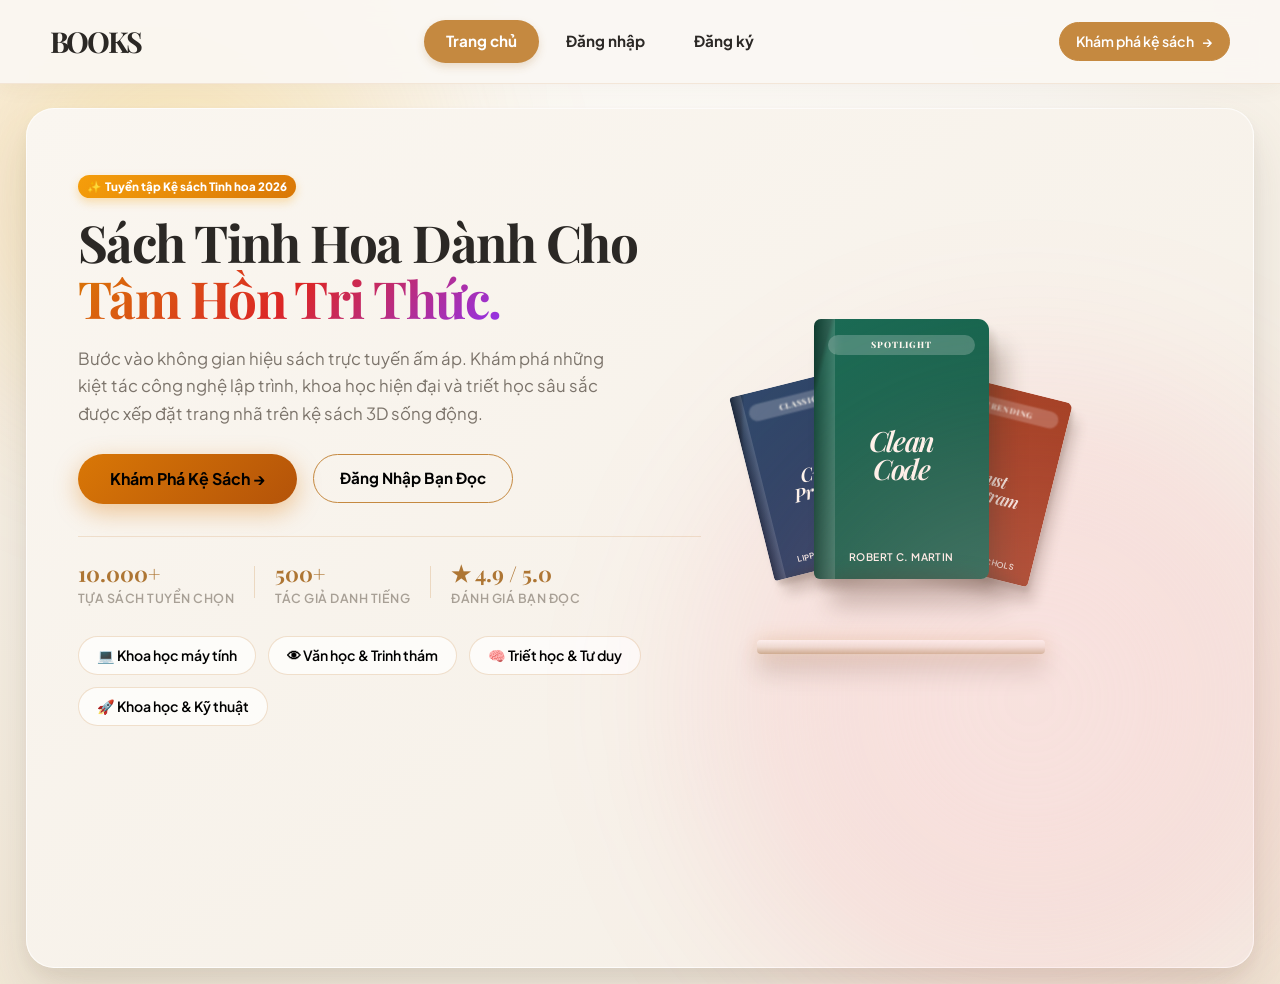
<file: WebContent/index.html>
<!DOCTYPE html>
<html lang="vi">

<head>
	<meta charset="UTF-8">
	<meta name="viewport" content="width=device-width, initial-scale=1">
	<title>Hiệu Sách Trực Tuyến — Kệ Sách Tinh Hoa</title>
	<link rel="apple-touch-icon" sizes="180x180" href="./favicons/apple-touch-icon.png">
	<link rel="icon" type="image/png" sizes="32x32" href="./favicons/favicon-32x32.png">
	<link rel="icon" type="image/png" sizes="16x16" href="./favicons/favicon-16x16.png">
	<link rel="manifest" href="./favicons/site.webmanifest">
	<link rel="stylesheet" href="https://cdn.jsdelivr.net/npm/bootstrap@4.4.1/dist/css/bootstrap.min.css">
	<link rel="stylesheet" href="styles.css">
	<link rel="stylesheet" href="css/bookshelf-theme.css">
	<style>
		.landing-hero-board {
			display: grid;
			grid-template-columns: 1.15fr 0.85fr;
			align-items: center;
			gap: 40px;
			padding: clamp(36px, 5vw, 68px) clamp(24px, 4vw, 56px);
		}

		@media (max-width: 960px) {
			.landing-hero-board {
				grid-template-columns: 1fr;
				text-align: center;
				gap: 36px;
			}

			.landing-cta-group,
			.landing-stats-row,
			.category-pills-row {
				justify-content: center;
			}

			.landing-book-preview {
				margin: 20px auto 0;
			}
		}

		.gradient-text {
			background: linear-gradient(135deg, #d97706 0%, #dc2626 50%, #9333ea 100%);
			-webkit-background-clip: text;
			-webkit-text-fill-color: transparent;
			display: inline-block;
		}

		.landing-hero-title {
			font-family: 'Playfair Display', serif;
			font-size: clamp(2.4rem, 4vw, 3.8rem);
			font-weight: 700;
			line-height: 1.1;
			color: var(--text-primary);
			margin-bottom: 18px;
			letter-spacing: -0.03em;
		}

		.landing-hero-desc {
			font-size: 1.05rem;
			line-height: 1.65;
			color: var(--text-secondary);
			margin-bottom: 26px;
			max-width: 540px;
		}

		.landing-cta-group {
			display: flex;
			align-items: center;
			gap: 16px;
			flex-wrap: wrap;
			margin-bottom: 32px;
		}

		.landing-stats-row {
			display: flex;
			align-items: center;
			gap: 20px;
			padding-top: 20px;
			border-top: 1px solid rgba(197, 137, 64, 0.2);
		}

		.stat-item {
			display: flex;
			flex-direction: column;
		}

		.stat-num {
			font-family: 'Playfair Display', serif;
			font-size: 1.35rem;
			font-weight: 700;
			color: var(--accent-hover);
		}

		.stat-label {
			font-size: 0.78rem;
			color: var(--text-muted);
			font-weight: 600;
			text-transform: uppercase;
			letter-spacing: 0.04em;
		}

		.stat-divider {
			width: 1px;
			height: 32px;
			background: rgba(197, 137, 64, 0.25);
		}

		.shelf-pedestal {
			position: absolute;
			bottom: -15px;
			width: 90%;
			height: 14px;
			border-radius: 4px;
			background: linear-gradient(180deg, #fdfbf7, var(--shelf-surface), #c9b190);
			box-shadow: 0 16px 24px rgba(78, 52, 28, 0.28), 0 0 20px rgba(217, 119, 6, 0.2);
		}
	</style>
</head>

<body class="customer-bookshelf-body" onload="funload()">
	<header class="bookshelf-header-wrap">
		<nav class="navbar-bookshelf">
			<a class="brand" href="index.html">BOOKS</a>
			<div class="pill-tabs">
				<a href="index.html" class="active">Trang chủ</a>
				<a href="CustomerLogin.html">Đăng nhập</a>
				<a href="CustomerRegister.html">Đăng ký</a>
			</div>
			<div class="nav-icon-group">
				<a href="viewbook" class="nav-pill-btn"
					style="background:var(--accent-primary); color:#fff; border-color:var(--accent-primary);">
					<span>Khám phá kệ sách</span> &rarr;
				</a>
			</div>
		</nav>
	</header>

	<main class="bookshelf-canvas" style="padding-top: 24px;">
		<section class="bookshelf-board">
			<div class="landing-hero-board">
				<div>
					<div class="badge-tag-star" style="margin-bottom:16px;">
						<span>&#10024;</span> Tuyển tập Kệ sách Tinh hoa 2026
					</div>

					<h1 class="landing-hero-title">
						Sách Tinh Hoa Dành Cho <br><span class="gradient-text">Tâm Hồn Tri Thức.</span>
					</h1>

					<p class="landing-hero-desc">
						Bước vào không gian hiệu sách trực tuyến ấm áp. Khám phá những kiệt tác công nghệ lập trình,
						khoa học hiện đại và triết học sâu sắc được xếp đặt trang nhã trên kệ sách 3D sống động.
					</p>

					<div class="landing-cta-group">
						<a href="viewbook" class="btn-checkout-shelf" style="padding: 13px 32px; font-size: 1rem;">
							Khám Phá Kệ Sách &rarr;
						</a>
						<a href="CustomerLogin.html" class="btn-pill-secondary"
							style="padding: 12px 26px; font-size: 0.95rem;">
							Đăng Nhập Bạn Đọc
						</a>
					</div>

					<div class="landing-stats-row">
						<div class="stat-item">
							<span class="stat-num">10.000+</span>
							<span class="stat-label">Tựa sách tuyển chọn</span>
						</div>
						<div class="stat-divider"></div>
						<div class="stat-item">
							<span class="stat-num">500+</span>
							<span class="stat-label">Tác giả danh tiếng</span>
						</div>
						<div class="stat-divider"></div>
						<div class="stat-item">
							<span class="stat-num">&#9733; 4.9 / 5.0</span>
							<span class="stat-label">Đánh giá bạn đọc</span>
						</div>
					</div>

					<div class="category-pills-row">
						<a href="viewbook" class="category-pill">&#128187; Khoa học máy tính</a>
						<a href="viewbook" class="category-pill">&#128065; Văn học &amp; Trinh thám</a>
						<a href="viewbook" class="category-pill">&#129504; Triết học &amp; Tư duy</a>
						<a href="viewbook" class="category-pill">&#128640; Khoa học &amp; Kỹ thuật</a>
					</div>
				</div>

				<!-- Interactive 3D Book Fan Deck -->
				<div class="landing-book-preview">
					<div class="book-fan-container" title="Hover to inspect books">
						<!-- Left Book: C++ Primer -->
						<div class="book-fan-item card-left">
							<div class="book-standing-3d" style="--book-color: #1e3a5f; width: 140px; height: 210px;">
								<span class="badge-kicker">CLASSIC</span>
								<span class="book-title" style="font-size:1.3rem;">C++<br>Primer</span>
								<span class="book-author" style="font-size:0.55rem;">LIPPMAN &amp; LAJOIE</span>
							</div>
						</div>

						<!-- Center Book: Clean Code -->
						<div class="book-fan-item card-center">
							<div class="book-standing-3d featured-book"
								style="--book-color: #065f46; width: 175px; height: 260px; padding: 16px 14px;">
								<span class="badge-kicker">SPOTLIGHT</span>
								<span class="book-title" style="font-size:1.75rem;">Clean<br>Code</span>
								<span class="book-author" style="font-size:0.65rem;">ROBERT C. MARTIN</span>
							</div>
						</div>

						<!-- Right Book: Rust Programming -->
						<div class="book-fan-item card-right">
							<div class="book-standing-3d" style="--book-color: #9a3412; width: 140px; height: 210px;">
								<span class="badge-kicker">TRENDING</span>
								<span class="book-title" style="font-size:1.2rem;">Rust<br>Program</span>
								<span class="book-author" style="font-size:0.55rem;">KLABNIK &amp; NICHOLS</span>
							</div>
						</div>

						<div class="shelf-pedestal"></div>
					</div>
				</div>
			</div>
		</section>
	</main>

	<script src="https://code.jquery.com/jquery-3.3.1.slim.min.js"></script>
	<script src="https://cdn.jsdelivr.net/npm/popper.js@1.14.6/dist/umd/popper.min.js"></script>
	<script src="https://cdn.jsdelivr.net/npm/bootstrap@4.2.1/dist/js/bootstrap.min.js"></script>
	<script>
		function funload() {
			// Ready
		}
	</script>
</body>

</html>
</file>
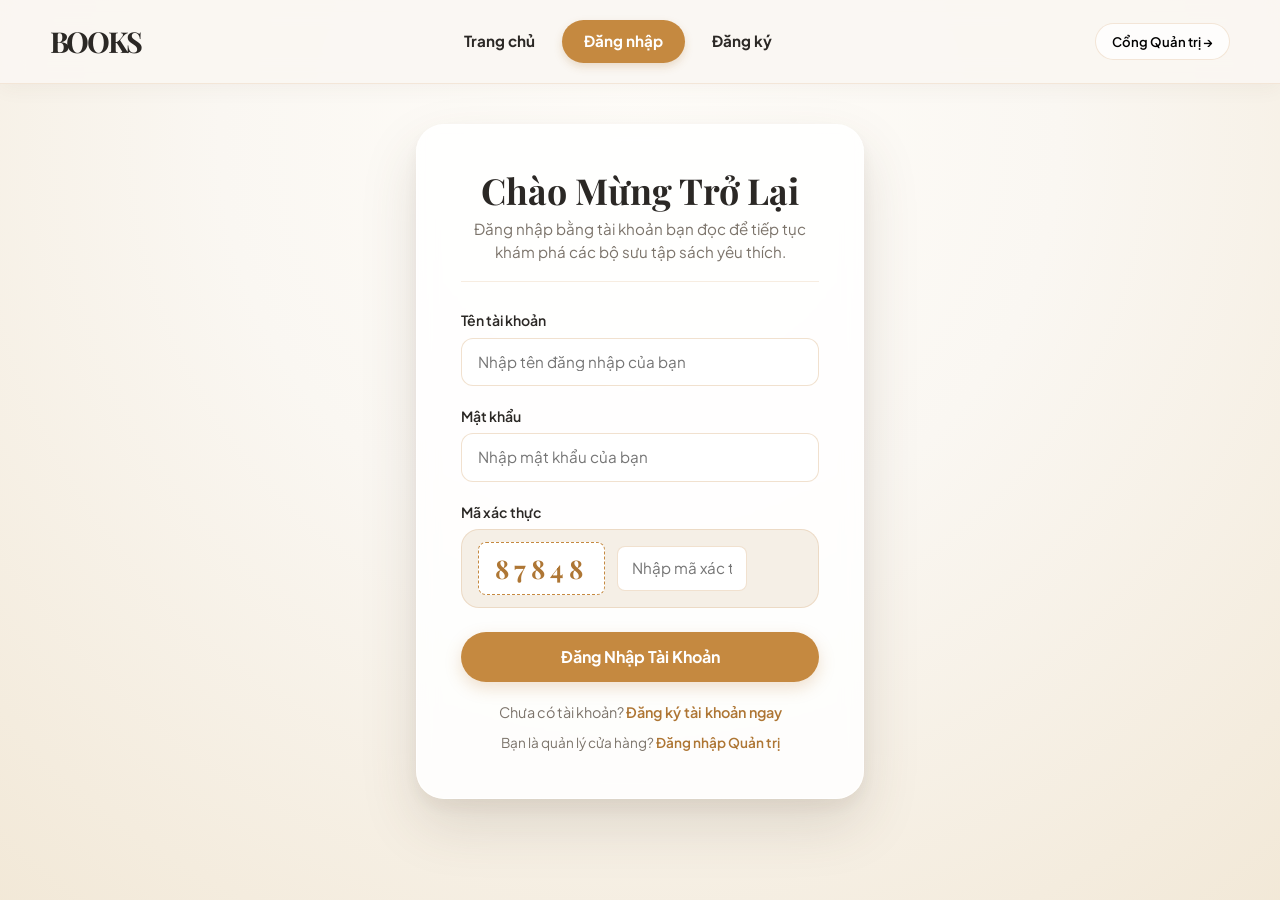
<file: WebContent/CustomerLogin.html>
<!DOCTYPE html>
<html lang="vi">

<head>
	<meta charset="UTF-8">
	<meta name="viewport" content="width=device-width, initial-scale=1">
	<title>Đăng Nhập Bạn Đọc — Hiệu Sách Trực Tuyến</title>
	<link rel="apple-touch-icon" sizes="180x180" href="./favicons/apple-touch-icon.png">
	<link rel="icon" type="image/png" sizes="32x32" href="./favicons/favicon-32x32.png">
	<link rel="icon" type="image/png" sizes="16x16" href="./favicons/favicon-16x16.png">
	<link rel="manifest" href="./favicons/site.webmanifest">
	<link rel="stylesheet" href="https://cdn.jsdelivr.net/npm/bootstrap@4.4.1/dist/css/bootstrap.min.css">
	<link rel="stylesheet" href="styles.css">
	<link rel="stylesheet" href="css/bookshelf-theme.css">
	<style>
		.captcha-container-box {
			display: flex;
			align-items: center;
			gap: 12px;
			padding: 12px 16px;
			background: var(--bg-board);
			border-radius: var(--radius-card);
			border: 1px solid rgba(197, 137, 64, 0.2);
			margin-bottom: 24px;
		}

		#CaptchaDiv {
			font-family: 'Playfair Display', serif;
			font-weight: 700;
			font-size: 1.6rem;
			letter-spacing: 5px;
			color: var(--accent-hover);
			background: #fff;
			padding: 6px 16px;
			border-radius: 8px;
			border: 1px dashed var(--accent-primary);
			user-select: none;
		}

		#CaptchaInput {
			padding: 10px 14px;
			border: 1px solid rgba(197, 137, 64, 0.25);
			border-radius: 8px;
			font-size: 0.95rem;
			outline: none;
			width: 130px;
		}

		.btn-auth-submit {
			width: 100%;
			padding: 13px;
			border-radius: var(--radius-pill);
			background: var(--accent-primary);
			color: #fff;
			border: 0;
			font-weight: 700;
			font-size: 1rem;
			cursor: pointer;
			box-shadow: 0 6px 16px rgba(197, 137, 64, 0.25);
			transition: all 0.2s ease;
		}

		.btn-auth-submit:hover {
			background: var(--accent-hover);
			transform: translateY(-1px);
		}

		.auth-switch-link {
			text-align: center;
			margin-top: 20px;
			font-size: 0.9rem;
			color: var(--text-secondary);
		}

		.auth-switch-link a {
			color: var(--accent-hover);
			font-weight: 600;
			text-decoration: none;
		}

		.auth-switch-link a:hover {
			text-decoration: underline;
		}
	</style>
</head>

<body class="customer-bookshelf-body" onload="funload()">
	<header class="bookshelf-header-wrap">
		<nav class="navbar-bookshelf">
			<a class="brand" href="index.html">BOOKS</a>
			<div class="pill-tabs">
				<a href="index.html">Trang chủ</a>
				<a href="CustomerLogin.html" class="active">Đăng nhập</a>
				<a href="CustomerRegister.html">Đăng ký</a>
			</div>
			<div class="nav-icon-group">
				<a href="SellerLogin.html" class="nav-pill-btn" style="font-size:0.82rem;">Cổng Quản trị &rarr;</a>
			</div>
		</nav>
	</header>

	<div class="bookshelf-auth-wrap">
		<div class="bookshelf-page-card">
			<header class="bookshelf-page-header" style="text-align:center;">
				<h1>Chào Mừng Trở Lại</h1>
				<p>Đăng nhập bằng tài khoản bạn đọc để tiếp tục khám phá các bộ sưu tập sách yêu thích.</p>
			</header>

			<div id="authAlertBox"></div>

			<form action="userlog" method="post" onsubmit="return checkform(event)" id="theform">
				<div class="bookshelf-input-group">
					<label for="userName">Tên tài khoản</label>
					<input type="text" name="username" id="userName" placeholder="Nhập tên đăng nhập của bạn" required>
				</div>

				<div class="bookshelf-input-group">
					<label for="Password">Mật khẩu</label>
					<input type="password" name="password" id="Password" placeholder="Nhập mật khẩu của bạn" required>
				</div>

				<div class="bookshelf-input-group">
					<label>Mã xác thực</label>
					<div class="captcha-container-box">
						<div id="CaptchaDiv">46749</div>
						<input type="hidden" id="txtCaptcha" value="46749">
						<input type="text" name="CaptchaInput" id="CaptchaInput" placeholder="Nhập mã xác thực"
							required>
					</div>
				</div>

				<button class="btn-auth-submit" type="submit">Đăng Nhập Tài Khoản</button>

				<div class="auth-switch-link">
					Chưa có tài khoản? <a href="CustomerRegister.html">Đăng ký tài khoản ngay</a>
				</div>
				<div class="auth-switch-link" style="margin-top:10px; font-size:0.85rem;">
					Bạn là quản lý cửa hàng? <a href="SellerLogin.html">Đăng nhập Quản trị</a>
				</div>
			</form>
		</div>
	</div>

	<script src="https://code.jquery.com/jquery-3.3.1.slim.min.js"></script>
	<script src="https://cdn.jsdelivr.net/npm/popper.js@1.14.6/dist/umd/popper.min.js"></script>
	<script src="https://cdn.jsdelivr.net/npm/bootstrap@4.2.1/dist/js/bootstrap.min.js"></script>

	<script type="text/javascript">


		// Preloder script
		var tmp = document.getElementById("loding");
		function funload() {
			loding.style.display = "none";
		}



		// Captcha Script

		function checkform() {
			var theform = document.getElementById("theform");
			var why = "";

			if (theform.CaptchaInput.value == "") {
				why += "- Vui lòng nhập mã xác thực CAPTCHA.\n";
			}
			if (theform.CaptchaInput.value != "") {
				if (ValidCaptcha(theform.CaptchaInput.value) == false) {
					why += "- Mã CAPTCHA không chính xác. Vui lòng thử lại.\n";
				}
			}
			if (why != "") {
				alert(why);
				event.preventDefault();
				return false;
			}
			return true;
		}

		var a = Math.ceil(Math.random() * 9) + '';
		var b = Math.ceil(Math.random() * 9) + '';
		var c = Math.ceil(Math.random() * 9) + '';
		var d = Math.ceil(Math.random() * 9) + '';
		var e = Math.ceil(Math.random() * 9) + '';

		var code = a + b + c + d + e;
		document.getElementById("txtCaptcha").value = code;
		document.getElementById("CaptchaDiv").innerHTML = code;

		// Validate input against the generated number
		function ValidCaptcha() {
			var str1 = removeSpaces(document.getElementById('txtCaptcha').value);
			var str2 = removeSpaces(document.getElementById('CaptchaInput').value);
			if (str1 == str2) {
				return true;
			} else {
				return false;
			}
		}

		// Remove the spaces from the entered and generated code
		function removeSpaces(string) {
			return string.split(' ').join('');
		}

		function funload() {
			try {
				var params = new URLSearchParams(window.location.search);
				if (params.get('registered') === 'true') {
					var alertBox = document.getElementById('authAlertBox');
					if (alertBox) {
						alertBox.innerHTML = '<div class="alert alert-success text-center" style="border-radius:12px; margin-bottom:18px; font-weight:600; background:#d4edda; color:#155724; border:1px solid #c3e6cb; padding:12px;">Đăng ký tài khoản thành công! Vui lòng đăng nhập bằng thông tin vừa tạo.</div>';
					}
				}
			} catch (e) {
				console.error(e);
			}
		}
	</script>
</body>

</html>
</file>
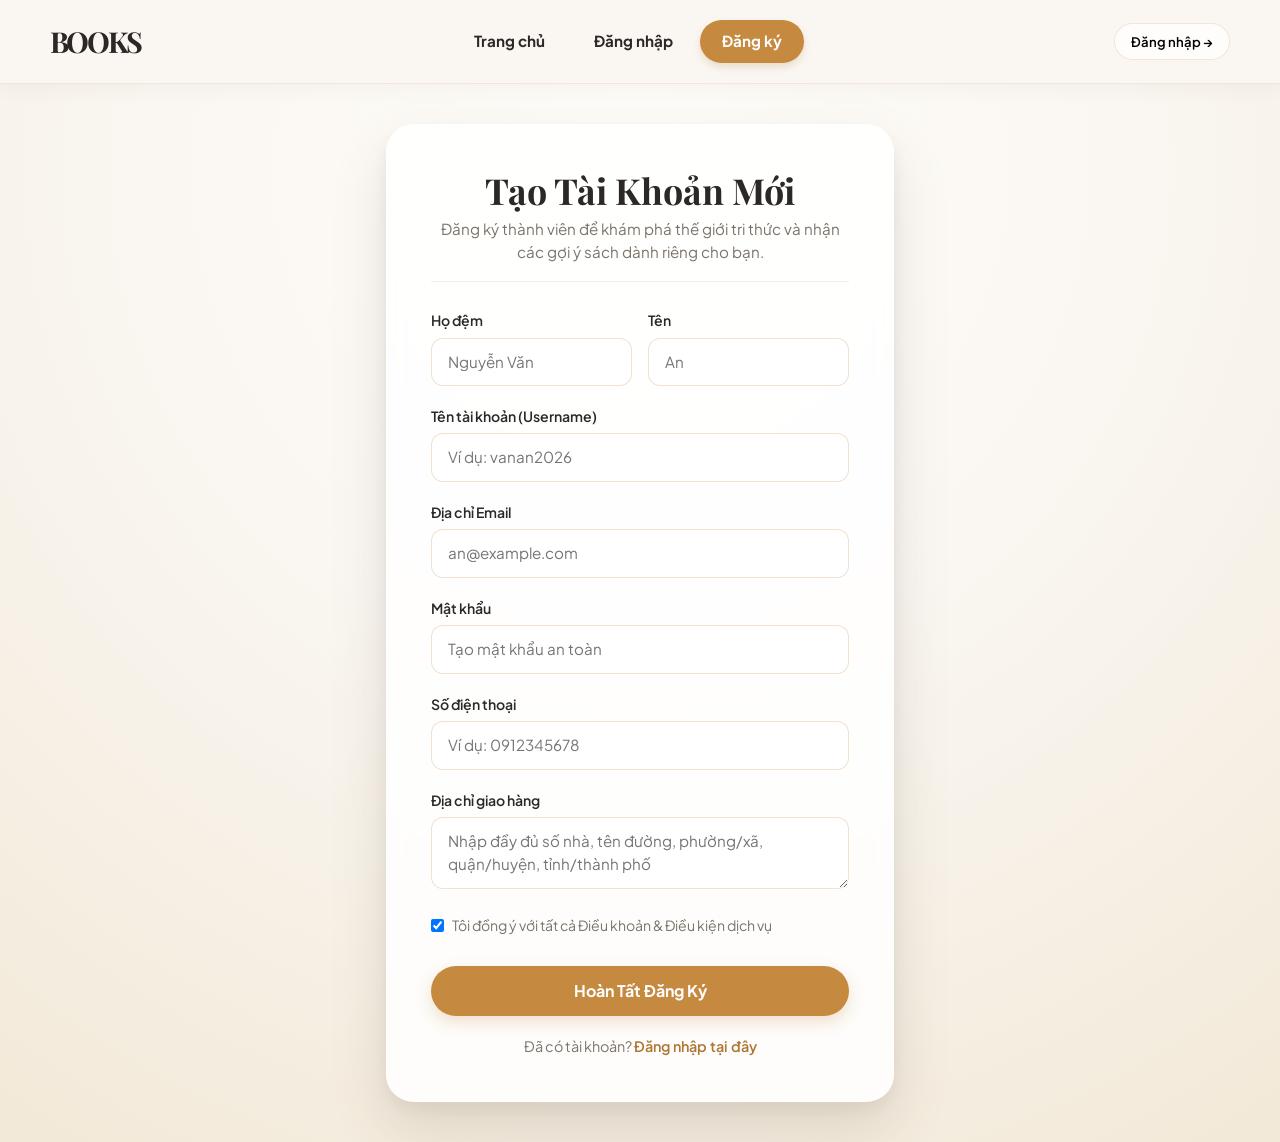
<file: WebContent/CustomerRegister.html>
<!DOCTYPE html>
<html lang="vi">
<head>
<meta charset="UTF-8">
<meta name="viewport" content="width=device-width, initial-scale=1">
<title>Đăng Ký Tài Khoản Bạn Đọc — Hiệu Sách Trực Tuyến</title>
<link rel="apple-touch-icon" sizes="180x180" href="./favicons/apple-touch-icon.png">
<link rel="icon" type="image/png" sizes="32x32" href="./favicons/favicon-32x32.png">
<link rel="icon" type="image/png" sizes="16x16" href="./favicons/favicon-16x16.png">
<link rel="manifest" href="./favicons/site.webmanifest">
<link rel="stylesheet" href="https://cdn.jsdelivr.net/npm/bootstrap@4.4.1/dist/css/bootstrap.min.css">
<link rel="stylesheet" href="styles.css">
<link rel="stylesheet" href="css/bookshelf-theme.css">
<style>
.register-grid-2 {
	display: grid;
	grid-template-columns: 1fr 1fr;
	gap: 16px;
}
@media (max-width: 540px) {
	.register-grid-2 {
		grid-template-columns: 1fr;
		gap: 0;
	}
}
.btn-auth-submit {
	width: 100%;
	padding: 13px;
	border-radius: var(--radius-pill);
	background: var(--accent-primary);
	color: #fff;
	border: 0;
	font-weight: 700;
	font-size: 1rem;
	cursor: pointer;
	box-shadow: 0 6px 16px rgba(197, 137, 64, 0.25);
	transition: all 0.2s ease;
	margin-top: 10px;
}
.btn-auth-submit:hover {
	background: var(--accent-hover);
	transform: translateY(-1px);
}
.auth-switch-link {
	text-align: center;
	margin-top: 20px;
	font-size: 0.9rem;
	color: var(--text-secondary);
}
.auth-switch-link a {
	color: var(--accent-hover);
	font-weight: 600;
	text-decoration: none;
}
.auth-switch-link a:hover {
	text-decoration: underline;
}
textarea.bookshelf-textarea {
	width: 100%;
	padding: 12px 16px;
	border-radius: 12px;
	border: 1px solid rgba(197, 137, 64, 0.25);
	background: #fff;
	color: var(--text-primary);
	font-family: 'Plus Jakarta Sans', sans-serif;
	font-size: 0.95rem;
	outline: none;
	resize: vertical;
	min-height: 70px;
	transition: border-color 0.2s ease, box-shadow 0.2s ease;
}
textarea.bookshelf-textarea:focus {
	border-color: var(--accent-primary);
	box-shadow: 0 0 0 3px rgba(197, 137, 64, 0.15);
}
</style>
</head>
<body class="customer-bookshelf-body" onload="funload()">
	<header class="bookshelf-header-wrap">
		<nav class="navbar-bookshelf">
			<a class="brand" href="index.html">BOOKS</a>
			<div class="pill-tabs">
				<a href="index.html">Trang chủ</a>
				<a href="CustomerLogin.html">Đăng nhập</a>
				<a href="CustomerRegister.html" class="active">Đăng ký</a>
			</div>
			<div class="nav-icon-group">
				<a href="CustomerLogin.html" class="nav-pill-btn" style="font-size:0.82rem;">Đăng nhập &rarr;</a>
			</div>
		</nav>
	</header>

	<div class="bookshelf-auth-wrap" style="max-width: 540px;">
		<div class="bookshelf-page-card">
			<header class="bookshelf-page-header" style="text-align:center;">
				<h1>Tạo Tài Khoản Mới</h1>
				<p>Đăng ký thành viên để khám phá thế giới tri thức và nhận các gợi ý sách dành riêng cho bạn.</p>
			</header>

			<div id="authAlertBox"></div>

			<form action="userreg" method="post">
				<div class="register-grid-2">
					<div class="bookshelf-input-group">
						<label for="firstName">Họ đệm</label>
						<input type="text" name="firstname" id="firstName" placeholder="Nguyễn Văn" required>
					</div>
					<div class="bookshelf-input-group">
						<label for="lastName">Tên</label>
						<input type="text" name="lastname" id="lastName" placeholder="An" required>
					</div>
				</div>

				<div class="bookshelf-input-group">
					<label for="username">Tên tài khoản (Username)</label>
					<input type="text" name="username" id="username" placeholder="Ví dụ: vanan2026" required>
				</div>

				<div class="bookshelf-input-group">
					<label for="Email">Địa chỉ Email</label>
					<input type="email" name="mailid" id="Email" placeholder="an@example.com" required>
				</div>

				<div class="bookshelf-input-group">
					<label for="passWord">Mật khẩu</label>
					<input type="password" name="password" id="passWord" placeholder="Tạo mật khẩu an toàn" required>
				</div>

				<div class="bookshelf-input-group">
					<label for="phno">Số điện thoại</label>
					<input type="tel" name="phone" id="phno" placeholder="Ví dụ: 0912345678" pattern="[0-9+\-\s()]+" required>
				</div>

				<div class="bookshelf-input-group">
					<label for="address">Địa chỉ giao hàng</label>
					<textarea name="address" id="address" class="bookshelf-textarea" placeholder="Nhập đầy đủ số nhà, tên đường, phường/xã, quận/huyện, tỉnh/thành phố" required></textarea>
				</div>

				<label style="display:flex; align-items:center; gap:8px; cursor:pointer; margin: 12px 0 20px; font-size:0.88rem; color:var(--text-secondary);">
					<input type="checkbox" name="acceptance" required checked>
					Tôi đồng ý với tất cả Điều khoản &amp; Điều kiện dịch vụ
				</label>

				<button class="btn-auth-submit" type="submit">Hoàn Tất Đăng Ký</button>

				<div class="auth-switch-link">
					Đã có tài khoản? <a href="CustomerLogin.html">Đăng nhập tại đây</a>
				</div>
			</form>
		</div>
	</div>

	<script src="https://code.jquery.com/jquery-3.3.1.slim.min.js"></script>
	<script src="https://cdn.jsdelivr.net/npm/popper.js@1.14.6/dist/umd/popper.min.js"></script>
	<script src="https://cdn.jsdelivr.net/npm/bootstrap@4.2.1/dist/js/bootstrap.min.js"></script>
	<script>
		function funload() {
			try {
				var params = new URLSearchParams(window.location.search);
				var error = params.get('error');
				if (error) {
					var alertBox = document.getElementById('authAlertBox');
					if (alertBox) {
						alertBox.innerHTML = '<div class="alert alert-danger text-center" style="border-radius:12px; margin-bottom:18px; font-weight:600;">' + decodeURIComponent(error) + '</div>';
					}
				}
			} catch (e) {
				console.error(e);
			}
		}
	</script>
</body>
</html>
</file>
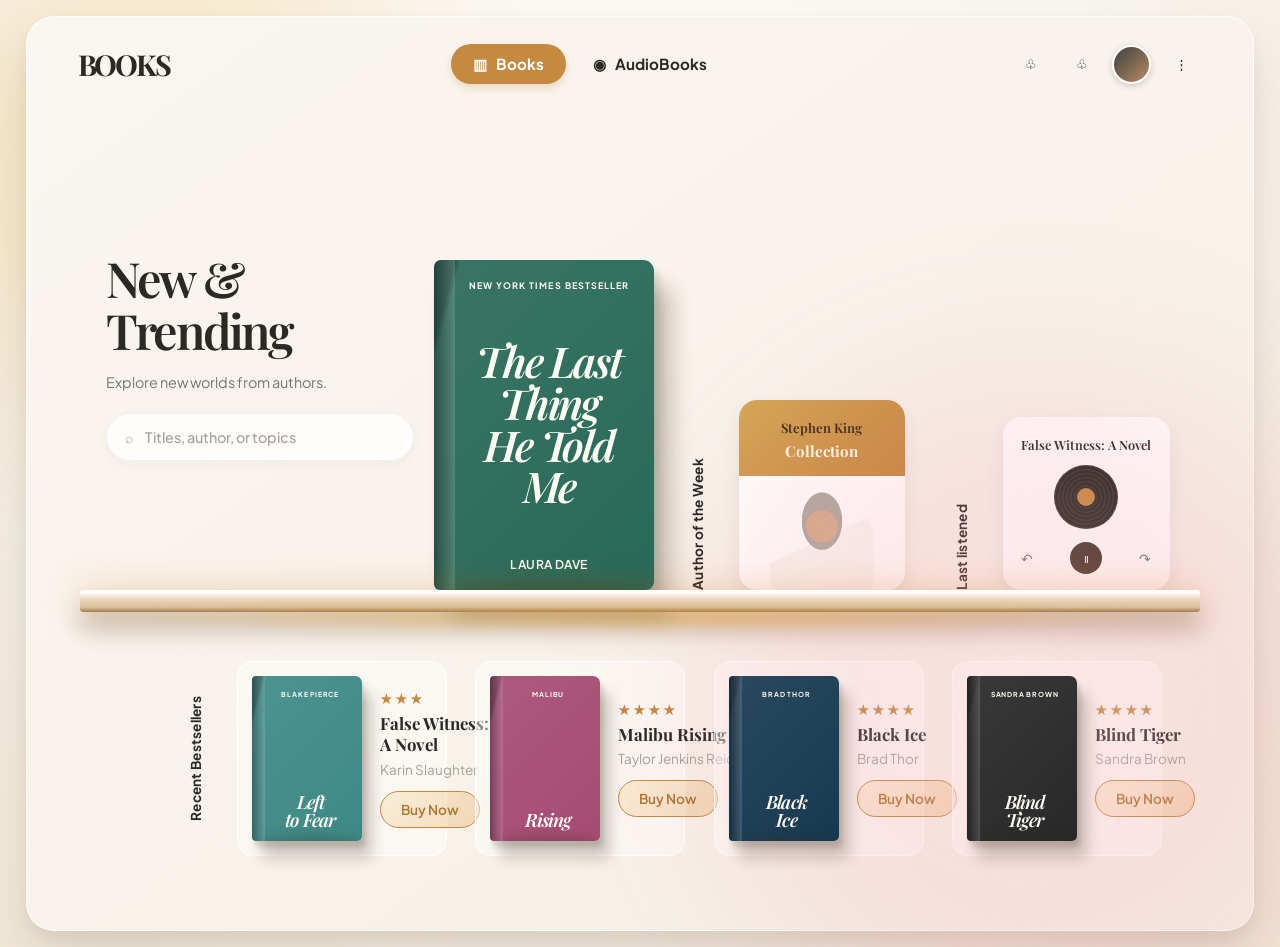
<file: WebContent/demo-bookshelf.html>
<!doctype html>
<html lang="en">
<head>
  <meta charset="utf-8">
  <meta name="viewport" content="width=device-width, initial-scale=1">
  <title>Books — Warm Minimalist Bookshelf</title>
  <link rel="stylesheet" href="css/bookshelf-theme.css">
  <style>
    body { margin: 0; }
    .demo-stage { padding: 34px 6.5% 38px; }
    .top-shelf { display: grid; grid-template-columns: minmax(300px, 1fr) 220px 28px 180px 28px 180px; align-items: end; gap: clamp(18px, 2.2vw, 36px); min-height: 445px; }
    .hero-copy { align-self: center; padding-bottom: 22px; }
    .hero-copy h1 { max-width: 300px; margin: 0 0 18px; font: 600 clamp(2.6rem, 3.8vw, 3.8rem)/1.05 'Playfair Display', serif; letter-spacing: -.06em; }
    .hero-copy p { margin: 0 0 22px; color: var(--text-secondary); font-size: .9rem; }
    .featured-book { justify-self: center; width: 220px; height: 330px; padding: 20px 17px 18px 26px; border-radius: 7px 11px 8px 6px; box-shadow: 17px 27px 22px rgba(63,47,31,.27), 5px 10px 8px rgba(63,47,31,.16); }
    .featured-book::before { width: 21px; }
    .featured-book::after { right: 0; bottom: -18px; left: 9px; height: 23px; filter: blur(10px); }
    .featured-book .book-kicker { font-size: .56rem; }
    .featured-book .book-title { font-size: 2.65rem; }
    .featured-book .book-author { font-size: .76rem; }
    .bottom-shelf { display: grid; grid-template-columns: 28px repeat(4, minmax(210px, 1fr)); align-items: center; gap: clamp(20px, 2.2vw, 36px); min-height: 280px; padding: 38px 7% 25px; }
    .book-listing { display: grid; grid-template-columns: 110px minmax(120px, 1fr); align-items: center; gap: 18px; }
    .book-listing .book-standing-3d { width: 110px; height: 165px; }
    .book-listing .book-title { font-size: 1.15rem; }
    .listing-copy { min-width: 0; }
    .stars { color: var(--accent-primary); font-size: .9rem; letter-spacing: 2px; }
    .listing-copy h3 { margin: 6px 0; font: 700 1.05rem/1.25 'Playfair Display', serif; }
    .listing-copy p { margin: 0 0 13px; color: var(--text-muted); font-size: .85rem; }
    @media (max-width: 1200px) { .top-shelf { grid-template-columns: minmax(280px, 1fr) 220px 28px 180px; } .top-shelf > .vertical-label:nth-of-type(2), .audio-player-card { display: none; } .bottom-shelf { grid-template-columns: 28px repeat(2, minmax(260px, 1fr)); } .book-listing:nth-last-child(-n+2) { display: none; } }
    @media (max-width: 720px) { .demo-stage { padding: 24px 24px 30px; } .top-shelf { grid-template-columns: minmax(230px, 1fr) 160px; gap: 20px; min-height: 400px; } .top-shelf .vertical-label, .author-card { display: none; } .featured-book { width: 160px; height: 250px; } .featured-book .book-title { font-size: 2rem; } .bottom-shelf { grid-template-columns: 22px 1fr; padding-inline: 8%; } .book-listing:nth-last-child(n+2) { display: none; } }
    @media (max-width: 520px) { .demo-stage { padding: 16px 18px 24px; } .top-shelf { grid-template-columns: 1fr; min-height: auto; } .featured-book { justify-self: start; margin-left: 10%; } .hero-copy { padding-bottom: 0; } .bottom-shelf { grid-template-columns: 18px 1fr; gap: 14px; padding-inline: 2%; } .book-listing { grid-template-columns: 95px 1fr; gap: 14px; } .book-listing .book-standing-3d { width: 95px; height: 145px; } }
  </style>
</head>
<body>
  <main class="bookshelf-canvas">
    <section class="bookshelf-board" aria-label="Bookshelf design-system preview">
      <nav class="navbar-bookshelf">
        <a class="brand" href="#">BOOKS</a>
        <div class="pill-tabs"><a class="active" href="#">▥ &nbsp; Books</a><a href="#">◉ &nbsp; AudioBooks</a></div>
        <div class="nav-icon-group"><button class="nav-icon-button" aria-label="Saved books">♧</button><button class="nav-icon-button" aria-label="Cart">♧</button><span class="nav-avatar" aria-label="Profile"></span><button class="nav-icon-button" aria-label="More">⋮</button></div>
      </nav>
      <div class="demo-stage">
        <section class="top-shelf">
          <div class="hero-copy"><h1>New &amp;<br>Trending</h1><p>Explore new worlds from authors.</p><label class="pill-search-input">⌕<input type="search" placeholder="Titles, author, or topics"></label></div>
          <a class="book-standing-3d featured-book" style="--book-color:#286958" href="#"><span class="book-kicker">New York Times Bestseller</span><span class="book-title">The Last<br>Thing<br>He Told Me</span><span class="book-author">LAURA DAVE</span></a>
          <span class="vertical-label">Author of the Week</span>
          <article class="author-card"><div class="author-card__header">Stephen King<strong>Collection</strong></div><div class="author-card__portrait"></div></article>
          <span class="vertical-label">Last listened</span>
          <article class="audio-player-card"><div class="audio-player-card__title">False Witness: A Novel</div><div class="vinyl-record"></div><div class="player-controls"><span>↶</span><span class="play">Ⅱ</span><span>↷</span></div></article>
        </section>
        <div class="shelf-divider"></div>
        <section class="bottom-shelf"><span class="vertical-label">Recent Bestsellers</span>
          <article class="book-listing"><a class="book-standing-3d" style="--book-color:#3d8987" href="#"><span class="book-kicker">Blake Pierce</span><span class="book-title">Left<br>to Fear</span></a><div class="listing-copy"><div class="stars">★★★</div><h3>False Witness: A Novel</h3><p>Karin Slaughter</p><a class="btn-pill-buy" href="#">Buy Now</a></div></article>
          <article class="book-listing"><a class="book-standing-3d" style="--book-color:#a64b72" href="#"><span class="book-kicker">Malibu</span><span class="book-title">Rising</span></a><div class="listing-copy"><div class="stars">★★★★</div><h3>Malibu Rising</h3><p>Taylor Jenkins Reid</p><a class="btn-pill-buy" href="#">Buy Now</a></div></article>
          <article class="book-listing"><a class="book-standing-3d" style="--book-color:#173950" href="#"><span class="book-kicker">Brad Thor</span><span class="book-title">Black<br>Ice</span></a><div class="listing-copy"><div class="stars">★★★★</div><h3>Black Ice</h3><p>Brad Thor</p><a class="btn-pill-buy" href="#">Buy Now</a></div></article>
          <article class="book-listing"><a class="book-standing-3d" style="--book-color:#272827" href="#"><span class="book-kicker">Sandra Brown</span><span class="book-title">Blind<br>Tiger</span></a><div class="listing-copy"><div class="stars">★★★★</div><h3>Blind Tiger</h3><p>Sandra Brown</p><a class="btn-pill-buy" href="#">Buy Now</a></div></article>
        </section>
      </div>
    </section>
  </main>
</body>
</html>
</file>
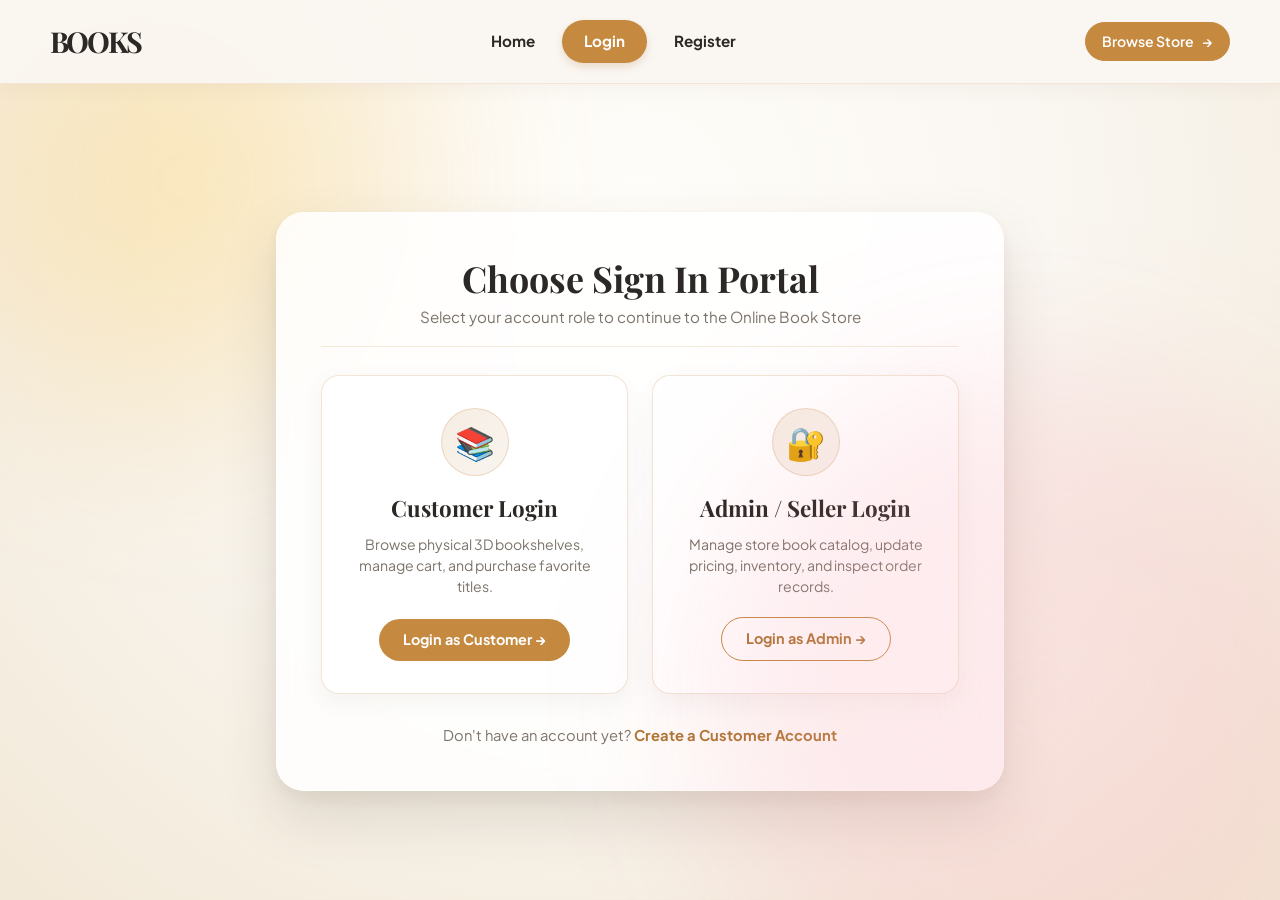
<file: WebContent/login.html>
<!DOCTYPE html>
<html lang="en">
<head>
<meta charset="ISO-8859-1">
<meta name="viewport" content="width=device-width, initial-scale=1">
<title>Choose Login Portal — Online Book Store</title>
<link rel="apple-touch-icon" sizes="180x180" href="./favicons/apple-touch-icon.png">
<link rel="icon" type="image/png" sizes="32x32" href="./favicons/favicon-32x32.png">
<link rel="icon" type="image/png" sizes="16x16" href="./favicons/favicon-16x16.png">
<link rel="manifest" href="./favicons/site.webmanifest">
<link rel="stylesheet" href="https://cdn.jsdelivr.net/npm/bootstrap@4.4.1/dist/css/bootstrap.min.css">
<link rel="stylesheet" href="styles.css">
<link rel="stylesheet" href="css/bookshelf-theme.css">
<style>
.portal-card-grid {
	display: grid;
	grid-template-columns: 1fr 1fr;
	gap: 24px;
	margin-top: 24px;
}
@media (max-width: 680px) {
	.portal-card-grid {
		grid-template-columns: 1fr;
	}
}
.portal-option-box {
	display: flex;
	flex-direction: column;
	align-items: center;
	text-align: center;
	padding: 32px 24px;
	background: #fff;
	border: 1.5px solid rgba(197, 137, 64, 0.22);
	border-radius: var(--radius-card);
	box-shadow: 0 8px 24px rgba(86, 67, 46, 0.06);
	transition: transform 0.25s ease, box-shadow 0.25s ease, border-color 0.25s ease;
	text-decoration: none;
	color: inherit;
}
.portal-option-box:hover {
	transform: translateY(-4px);
	box-shadow: 0 16px 32px rgba(86, 67, 46, 0.12);
	border-color: var(--accent-primary);
	text-decoration: none;
	color: inherit;
}
.portal-icon-circle {
	width: 68px;
	height: 68px;
	border-radius: 50%;
	display: inline-flex;
	align-items: center;
	justify-content: center;
	font-size: 2rem;
	background: linear-gradient(135deg, rgba(197, 137, 64, 0.15), rgba(174, 118, 52, 0.08));
	border: 1px solid rgba(197, 137, 64, 0.25);
	margin-bottom: 16px;
}
.portal-title {
	font-family: 'Playfair Display', serif;
	font-size: 1.4rem;
	font-weight: 700;
	color: var(--text-primary);
	margin-bottom: 8px;
}
.portal-desc {
	font-size: 0.88rem;
	color: var(--text-secondary);
	margin-bottom: 20px;
	line-height: 1.5;
	flex-grow: 1;
}
.portal-action-btn {
	display: inline-flex;
	align-items: center;
	gap: 6px;
	padding: 10px 24px;
	border-radius: var(--radius-pill);
	font-weight: 700;
	font-size: 0.9rem;
	transition: all 0.2s ease;
}
.portal-action-btn.customer {
	background: var(--accent-primary);
	color: #fff;
}
.portal-option-box:hover .portal-action-btn.customer {
	background: var(--accent-hover);
}
.portal-action-btn.admin {
	background: transparent;
	color: var(--accent-hover);
	border: 1.5px solid var(--accent-primary);
}
.portal-option-box:hover .portal-action-btn.admin {
	background: var(--accent-primary);
	color: #fff;
}
</style>
</head>
<body class="customer-bookshelf-body" onload="funload()">
	<header class="bookshelf-header-wrap">
		<nav class="navbar-bookshelf">
			<a class="brand" href="index.html">BOOKS</a>
			<div class="pill-tabs">
				<a href="index.html">Home</a>
				<a href="login.html" class="active">Login</a>
				<a href="CustomerRegister.html">Register</a>
			</div>
			<div class="nav-icon-group">
				<a href="viewbook" class="nav-pill-btn" style="background:var(--accent-primary); color:#fff; border-color:var(--accent-primary);">
					<span>Browse Store</span> &rarr;
				</a>
			</div>
		</nav>
	</header>

	<main class="bookshelf-canvas" style="padding-top: 36px; min-height: calc(100vh - 85px); display: flex; align-items: center; justify-content: center;">
		<div class="bookshelf-page-container" style="max-width: 760px; margin: 0 auto; width: 100%;">
			<div class="bookshelf-page-card" style="box-shadow: var(--shadow-canvas);">
				<header class="bookshelf-page-header" style="text-align: center; border-bottom: 1px solid rgba(197, 137, 64, 0.18); padding-bottom: 18px;">
					<h1>Choose Sign In Portal</h1>
					<p>Select your account role to continue to the Online Book Store</p>
				</header>

				<div class="portal-card-grid">
					<!-- Customer Portal -->
					<a href="CustomerLogin.html" class="portal-option-box">
						<div class="portal-icon-circle">&#128218;</div>
						<div class="portal-title">Customer Login</div>
						<div class="portal-desc">Browse physical 3D bookshelves, manage cart, and purchase favorite titles.</div>
						<span class="portal-action-btn customer">Login as Customer &rarr;</span>
					</a>

					<!-- Admin Portal -->
					<a href="SellerLogin.html" class="portal-option-box">
						<div class="portal-icon-circle">&#128272;</div>
						<div class="portal-title">Admin / Seller Login</div>
						<div class="portal-desc">Manage store book catalog, update pricing, inventory, and inspect order records.</div>
						<span class="portal-action-btn admin">Login as Admin &rarr;</span>
					</a>
				</div>

				<div style="text-align: center; margin-top: 30px; font-size: 0.92rem; color: var(--text-secondary);">
					Don't have an account yet? <a href="CustomerRegister.html" style="color: var(--accent-hover); font-weight: 700; text-decoration: none;">Create a Customer Account</a>
				</div>
			</div>
		</div>
	</main>

	<script src="https://code.jquery.com/jquery-3.3.1.slim.min.js"></script>
	<script src="https://cdn.jsdelivr.net/npm/popper.js@1.14.6/dist/umd/popper.min.js"></script>
	<script src="https://cdn.jsdelivr.net/npm/bootstrap@4.2.1/dist/js/bootstrap.min.js"></script>
	<script>
		function funload() {
			// Ready
		}
	</script>
</body>
</html>
</file>
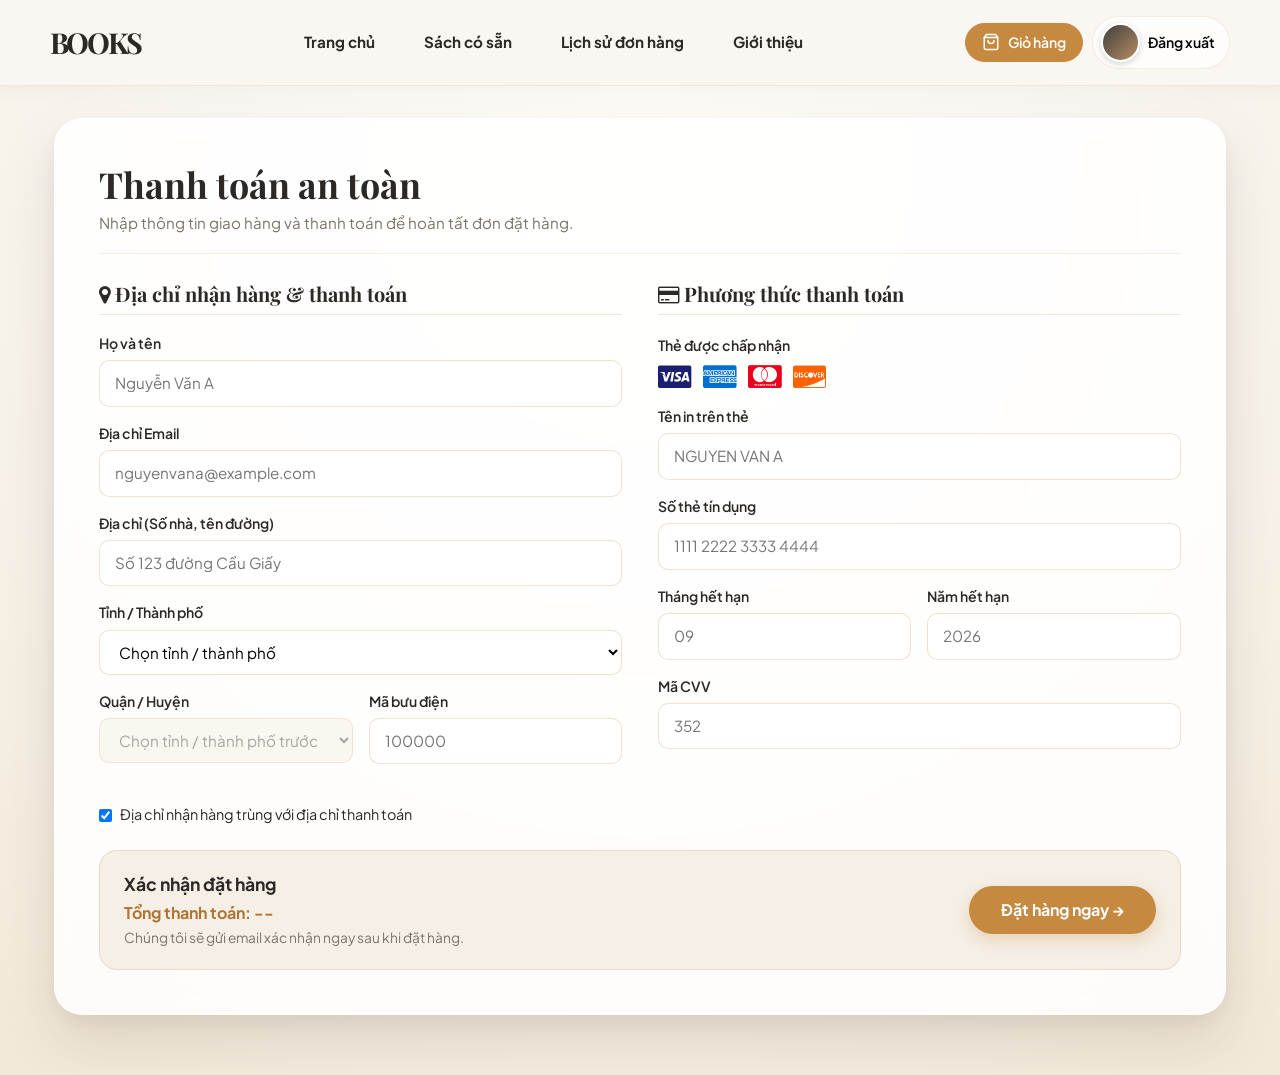
<file: WebContent/payment.html>
<!DOCTYPE html>
<html lang="vi">
<head>
<meta charset="UTF-8">
<meta name="viewport" content="width=device-width, initial-scale=1">
<title>Thanh toán — Book Store</title>
<link rel="apple-touch-icon" sizes="180x180" href="./favicons/apple-touch-icon.png">
<link rel="icon" type="image/png" sizes="32x32" href="./favicons/favicon-32x32.png">
<link rel="icon" type="image/png" sizes="16x16" href="./favicons/favicon-16x16.png">
<link rel="stylesheet" href="https://cdn.jsdelivr.net/npm/bootstrap@4.4.1/dist/css/bootstrap.min.css">
<link rel="stylesheet" href="styles.css">
<link rel="stylesheet" href="css/bookshelf-theme.css">
<link rel="stylesheet" href="https://cdnjs.cloudflare.com/ajax/libs/font-awesome/4.7.0/css/font-awesome.min.css">
<style>
.checkout-form-grid {
	display: grid;
	grid-template-columns: 1fr 1fr;
	gap: 36px;
	margin-bottom: 24px;
}
@media (max-width: 768px) {
	.checkout-form-grid {
		grid-template-columns: 1fr;
		gap: 20px;
	}
}
.checkout-section-title {
	font-family: 'Playfair Display', serif;
	font-size: 1.25rem;
	font-weight: 700;
	color: var(--text-primary);
	margin-bottom: 18px;
	padding-bottom: 8px;
	border-bottom: 1px solid rgba(197, 137, 64, 0.2);
}
.checkout-input-field {
	margin-bottom: 16px;
}
.checkout-input-field label {
	display: block;
	font-weight: 600;
	font-size: 0.88rem;
	color: var(--text-primary);
	margin-bottom: 6px;
}
.checkout-input-field input,
.checkout-input-field select {
	width: 100%;
	padding: 11px 15px;
	border: 1px solid rgba(197, 137, 64, 0.25);
	border-radius: 10px;
	font-size: 0.95rem;
	outline: none;
	transition: all 0.2s ease;
	background: #fff;
}
.checkout-input-field input:focus,
.checkout-input-field select:focus {
	border-color: var(--accent-primary);
	box-shadow: 0 0 0 3px rgba(197, 137, 64, 0.15);
}
.checkout-input-field select:disabled {
	background: #f7f2eb;
	cursor: not-allowed;
}
.checkout-error {
	display: none;
	margin: 0 0 20px;
	padding: 12px 16px;
	border: 1px solid #f0b5ad;
	border-radius: 10px;
	background: #fff2f0;
	color: #a42d22;
	font-size: 0.92rem;
}
.checkout-row-2 {
	display: grid;
	grid-template-columns: 1fr 1fr;
	gap: 16px;
}
.card-icons-wrap {
	display: flex;
	gap: 12px;
	font-size: 26px;
	margin-bottom: 16px;
}
.checkout-total-bar {
	margin-top: 24px;
	padding: 20px 24px;
	background: var(--bg-board);
	border-radius: var(--radius-card);
	border: 1px solid rgba(197, 137, 64, 0.2);
	display: flex;
	justify-content: space-between;
	align-items: center;
	flex-wrap: wrap;
	gap: 16px;
}
.checkout-total-bar .btn {
	background: var(--accent-primary) !important;
	color: #fff !important;
	border: 0 !important;
	padding: 12px 32px !important;
	border-radius: var(--radius-pill) !important;
	font-weight: 700 !important;
	font-size: 1rem !important;
	cursor: pointer;
	box-shadow: 0 6px 16px rgba(197, 137, 64, 0.28);
	transition: all 0.2s ease;
}
.checkout-total-bar .btn:hover {
	background: var(--accent-hover) !important;
	transform: translateY(-2px);
}
</style>
</head>
<body class="customer-bookshelf-body">
	<header class="bookshelf-header-wrap">
		<nav class="navbar-bookshelf">
			<a class="brand" href="viewbook">BOOKS</a>
			<div class="pill-tabs">
				<a href="viewbook" id="home">Trang chủ</a>
				<a href="viewbook" id="books">Sách có sẵn</a>
				<a href="orders" id="orders">Lịch sử đơn hàng</a>
				<a href="about" id="about">Giới thiệu</a>
			</div>
			<div class="nav-icon-group">
				<a href="cart" id="cart" class="nav-pill-btn active" title="Xem giỏ hàng">
					<svg width="18" height="18" viewBox="0 0 24 24" fill="none" stroke="currentColor" stroke-width="2" stroke-linecap="round" stroke-linejoin="round"><path d="M6 2L3 6v14a2 2 0 0 0 2 2h14a2 2 0 0 0 2-2V6l-3-4z"></path><line x1="3" y1="6" x2="21" y2="6"></line><path d="M16 10a4 4 0 0 1-8 0"></path></svg>
					<span>Giỏ hàng</span>
				</a>
				<a href="logout" id="logout" class="nav-pill-btn nav-logout-btn" title="Đăng xuất">
					<span class="nav-avatar"></span>
					<span>Đăng xuất</span>
				</a>
			</div>
		</nav>
	</header>

	<div class="bookshelf-page-container">
		<div class="bookshelf-page-card">
			<header class="bookshelf-page-header">
				<h1>Thanh toán an toàn</h1>
				<p>Nhập thông tin giao hàng và thanh toán để hoàn tất đơn đặt hàng.</p>
			</header>

			<div class="checkout-form-container">
				<div id="checkoutError" class="checkout-error" role="alert" aria-live="polite"></div>
				<form action="pay" method="post" id="checkoutForm" onsubmit="return validateCheckoutForm()">
					<div class="checkout-form-grid">
						<!-- Billing Address Column -->
						<div>
							<h3 class="checkout-section-title"><i class="fa fa-map-marker"></i> Địa chỉ nhận hàng & thanh toán</h3>
							<div class="checkout-input-field">
								<label for="fname">Họ và tên</label>
								<input type="text" id="fname" name="firstname" placeholder="Nguyễn Văn A" required>
							</div>
							<div class="checkout-input-field">
								<label for="email">Địa chỉ Email</label>
								<input type="email" id="email" name="email" placeholder="nguyenvana@example.com" autocomplete="email" required>
							</div>
							<div class="checkout-input-field">
								<label for="adr">Địa chỉ (Số nhà, tên đường)</label>
								<input type="text" id="adr" name="address" placeholder="Số 123 đường Cầu Giấy" required>
							</div>
							<div class="checkout-input-field">
								<label for="city">Tỉnh / Thành phố</label>
								<select id="city" name="city" required onchange="updateDistrictOptions()">
									<option value="">Chọn tỉnh / thành phố</option>
									<option value="Hà Nội">Hà Nội</option>
									<option value="TP. Hồ Chí Minh">TP. Hồ Chí Minh</option>
									<option value="Đà Nẵng">Đà Nẵng</option>
									<option value="Hải Phòng">Hải Phòng</option>
									<option value="Cần Thơ">Cần Thơ</option>
									<option value="Bình Dương">Bình Dương</option>
									<option value="Đồng Nai">Đồng Nai</option>
									<option value="Quảng Ninh">Quảng Ninh</option>
									<option value="Khánh Hòa">Khánh Hòa</option>
									<option value="Nghệ An">Nghệ An</option>
									<option value="An Giang">An Giang</option>
									<option value="Bà Rịa - Vũng Tàu">Bà Rịa - Vũng Tàu</option>
									<option value="Bắc Giang">Bắc Giang</option>
									<option value="Bắc Kạn">Bắc Kạn</option>
									<option value="Bạc Liêu">Bạc Liêu</option>
									<option value="Bắc Ninh">Bắc Ninh</option>
									<option value="Bến Tre">Bến Tre</option>
									<option value="Bình Định">Bình Định</option>
									<option value="Bình Phước">Bình Phước</option>
									<option value="Bình Thuận">Bình Thuận</option>
									<option value="Cà Mau">Cà Mau</option>
									<option value="Cao Bằng">Cao Bằng</option>
									<option value="Đắk Lắk">Đắk Lắk</option>
									<option value="Đắk Nông">Đắk Nông</option>
									<option value="Điện Biên">Điện Biên</option>
									<option value="Đồng Tháp">Đồng Tháp</option>
									<option value="Gia Lai">Gia Lai</option>
									<option value="Hà Giang">Hà Giang</option>
									<option value="Hà Nam">Hà Nam</option>
									<option value="Hà Tĩnh">Hà Tĩnh</option>
									<option value="Hải Dương">Hải Dương</option>
									<option value="Hậu Giang">Hậu Giang</option>
									<option value="Hòa Bình">Hòa Bình</option>
									<option value="Hưng Yên">Hưng Yên</option>
									<option value="Kiên Giang">Kiên Giang</option>
									<option value="Kon Tum">Kon Tum</option>
									<option value="Lai Châu">Lai Châu</option>
									<option value="Lâm Đồng">Lâm Đồng</option>
									<option value="Lạng Sơn">Lạng Sơn</option>
									<option value="Lào Cai">Lào Cai</option>
									<option value="Long An">Long An</option>
									<option value="Nam Định">Nam Định</option>
									<option value="Ninh Bình">Ninh Bình</option>
									<option value="Ninh Thuận">Ninh Thuận</option>
									<option value="Phú Thọ">Phú Thọ</option>
									<option value="Phú Yên">Phú Yên</option>
									<option value="Quảng Bình">Quảng Bình</option>
									<option value="Quảng Nam">Quảng Nam</option>
									<option value="Quảng Ngãi">Quảng Ngãi</option>
									<option value="Quảng Trị">Quảng Trị</option>
									<option value="Sóc Trăng">Sóc Trăng</option>
									<option value="Sơn La">Sơn La</option>
									<option value="Tây Ninh">Tây Ninh</option>
									<option value="Thái Bình">Thái Bình</option>
									<option value="Thái Nguyên">Thái Nguyên</option>
									<option value="Thanh Hóa">Thanh Hóa</option>
									<option value="Thừa Thiên Huế">Thừa Thiên Huế</option>
									<option value="Tiền Giang">Tiền Giang</option>
									<option value="Trà Vinh">Trà Vinh</option>
									<option value="Tuyên Quang">Tuyên Quang</option>
									<option value="Vĩnh Long">Vĩnh Long</option>
									<option value="Vĩnh Phúc">Vĩnh Phúc</option>
									<option value="Yên Bái">Yên Bái</option>
								</select>
							</div>
							<div class="checkout-row-2">
								<div class="checkout-input-field">
									<label for="state">Quận / Huyện</label>
									<select id="state" name="state" required disabled>
										<option value="">Chọn tỉnh / thành phố trước</option>
									</select>
								</div>
								<div class="checkout-input-field">
									<label for="zip">Mã bưu điện</label>
									<input type="text" id="zip" name="zip" placeholder="100000" inputmode="numeric" pattern="[0-9]{5,6}" maxlength="6" required>
								</div>
							</div>
						</div>

						<!-- Payment Details Column -->
						<div>
							<h3 class="checkout-section-title"><i class="fa fa-credit-card"></i> Phương thức thanh toán</h3>
							<label style="font-weight:600; font-size:0.88rem;">Thẻ được chấp nhận</label>
							<div class="card-icons-wrap">
								<i class="fa fa-cc-visa" style="color: #1a1f71;"></i>
								<i class="fa fa-cc-amex" style="color: #006fcf;"></i>
								<i class="fa fa-cc-mastercard" style="color: #eb001b;"></i>
								<i class="fa fa-cc-discover" style="color: #ff6000;"></i>
							</div>

							<div class="checkout-input-field">
								<label for="cname">Tên in trên thẻ</label>
								<input type="text" id="cname" name="cardname" placeholder="NGUYEN VAN A" autocomplete="cc-name" minlength="2" maxlength="100" required>
							</div>
							<div class="checkout-input-field">
								<label for="ccnum">Số thẻ tín dụng</label>
								<input type="text" id="ccnum" name="cardnumber" placeholder="1111 2222 3333 4444" inputmode="numeric" autocomplete="cc-number" maxlength="23" required>
							</div>
							<div class="checkout-row-2">
								<div class="checkout-input-field">
									<label for="expmonth">Tháng hết hạn</label>
									<input type="text" id="expmonth" name="expmonth" placeholder="09" inputmode="numeric" pattern="[0-9]{1,2}" maxlength="2" autocomplete="cc-exp-month" required>
								</div>
								<div class="checkout-input-field">
									<label for="expyear">Năm hết hạn</label>
									<input type="text" id="expyear" name="expyear" placeholder="2026" inputmode="numeric" pattern="[0-9]{4}" maxlength="4" autocomplete="cc-exp-year" required>
								</div>
							</div>
							<div class="checkout-input-field">
								<label for="cvv">Mã CVV</label>
								<input type="password" id="cvv" name="cvv" placeholder="352" inputmode="numeric" autocomplete="cc-csc" pattern="[0-9]{3,4}" maxlength="4" required>
							</div>
						</div>
					</div>

					<label style="display:flex; align-items:center; gap:8px; cursor:pointer; margin-bottom:20px; font-size:0.9rem;">
						<input type="checkbox" checked="checked" name="sameadr"> Địa chỉ nhận hàng trùng với địa chỉ thanh toán
					</label>

					<input type="hidden" name="paymentMethod" value="Thẻ tín dụng/ghi nợ">
					<div class="checkout-total-bar">
						<div>
							<strong style="display:block; font-size:1.1rem;">Xác nhận đặt hàng</strong>
							<strong id="checkoutTotal" style="display:block; margin-top:4px; color:var(--accent-hover);">Tổng thanh toán: --</strong>
							<span style="font-size:0.86rem; color:var(--text-secondary);">Chúng tôi sẽ gửi email xác nhận ngay sau khi đặt hàng.</span>
						</div>
						<button type="submit" class="btn">Đặt hàng ngay &rarr;</button>
					</div>
				</form>
			</div>
		</div>
	</div>


<script>
const districtsByCity = {
  'Hà Nội': ['Ba Đình', 'Cầu Giấy', 'Đống Đa', 'Hà Đông', 'Hoàn Kiếm', 'Hoàng Mai', 'Long Biên', 'Nam Từ Liêm', 'Thanh Xuân', 'Tây Hồ'],
  'TP. Hồ Chí Minh': ['Quận 1', 'Quận 3', 'Quận 5', 'Quận 7', 'Quận 10', 'Bình Thạnh', 'Gò Vấp', 'Tân Bình', 'Thủ Đức'],
  'Đà Nẵng': ['Hải Châu', 'Thanh Khê', 'Sơn Trà', 'Ngũ Hành Sơn', 'Liên Chiểu', 'Cẩm Lệ'],
  'Hải Phòng': ['Hồng Bàng', 'Lê Chân', 'Ngô Quyền', 'Hải An', 'Kiến An', 'Dương Kinh'],
  'Cần Thơ': ['Ninh Kiều', 'Bình Thủy', 'Cái Răng', 'Ô Môn', 'Thốt Nốt'],
  'Bình Dương': ['Thủ Dầu Một', 'Dĩ An', 'Thuận An', 'Tân Uyên', 'Bến Cát'],
  'Đồng Nai': ['Biên Hòa', 'Long Khánh', 'Nhơn Trạch', 'Trảng Bom', 'Long Thành'],
  'Quảng Ninh': ['Hạ Long', 'Cẩm Phả', 'Uông Bí', 'Móng Cái', 'Quảng Yên'],
  'Khánh Hòa': ['Nha Trang', 'Cam Ranh', 'Ninh Hòa', 'Diên Khánh', 'Vạn Ninh'],
  'Nghệ An': ['Vinh', 'Cửa Lò', 'Hoàng Mai', 'Thái Hòa', 'Hưng Nguyên']
};

function updateDistrictOptions() {
  const city = document.getElementById('city').value;
  const district = document.getElementById('state');
  district.innerHTML = '';
  if (!city) {
    district.disabled = true;
    district.add(new Option('Chọn tỉnh / thành phố trước', ''));
    return;
  }
  district.disabled = false;
  district.add(new Option('Chọn quận / huyện', ''));
  const districts = districtsByCity[city] || ['Thành phố / thị xã trung tâm', 'Huyện / khu vực khác'];
  districts.forEach(function (name) { district.add(new Option(name, name)); });
}

function showCheckoutError(message) {
  const errorBox = document.getElementById('checkoutError');
  errorBox.textContent = message;
  errorBox.style.display = 'block';
  errorBox.scrollIntoView({ behavior: 'smooth', block: 'center' });
}

function isValidCardNumber(number) {
  const digits = number.replace(/\D/g, '');
  if (!/^\d{13,19}$/.test(digits)) return false;
  let sum = 0;
  let doubleDigit = false;
  for (let index = digits.length - 1; index >= 0; index--) {
    let digit = Number(digits[index]);
    if (doubleDigit && (digit *= 2) > 9) digit -= 9;
    sum += digit;
    doubleDigit = !doubleDigit;
  }
  return sum % 10 === 0;
}

function validateCheckoutForm() {
  const city = document.getElementById('city').value;
  const district = document.getElementById('state').value;
  const cardNumber = document.getElementById('ccnum');
  const month = Number(document.getElementById('expmonth').value);
  const year = Number(document.getElementById('expyear').value);
  const cvv = document.getElementById('cvv').value;
  document.getElementById('checkoutError').style.display = 'none';

  if (!city || !district) { showCheckoutError('Vui lòng chọn đầy đủ tỉnh/thành phố và quận/huyện nhận hàng.'); return false; }
  if (!isValidCardNumber(cardNumber.value)) { showCheckoutError('Số thẻ không hợp lệ. Vui lòng kiểm tra lại số thẻ.'); cardNumber.focus(); return false; }
  const today = new Date();
  if (!Number.isInteger(month) || month < 1 || month > 12 || !Number.isInteger(year) || year < today.getFullYear() || (year === today.getFullYear() && month < today.getMonth() + 1)) {
    showCheckoutError('Thẻ đã hết hạn hoặc ngày hết hạn không hợp lệ.'); return false;
  }
  if (!/^\d{3,4}$/.test(cvv)) { showCheckoutError('Mã CVV phải gồm 3 hoặc 4 chữ số.'); return false; }
  cardNumber.value = cardNumber.value.replace(/\D/g, '');
  return true;
}

document.getElementById('ccnum').addEventListener('input', function () {
  const digits = this.value.replace(/\D/g, '').slice(0, 19);
  this.value = digits.replace(/(.{4})/g, '$1 ').trim();
});

const checkoutError = new URLSearchParams(window.location.search).get('error');
if (checkoutError) {
  showCheckoutError(checkoutError);
  window.history.replaceState({}, document.title, window.location.pathname);
}
</script>
</body>
</html>
</file>
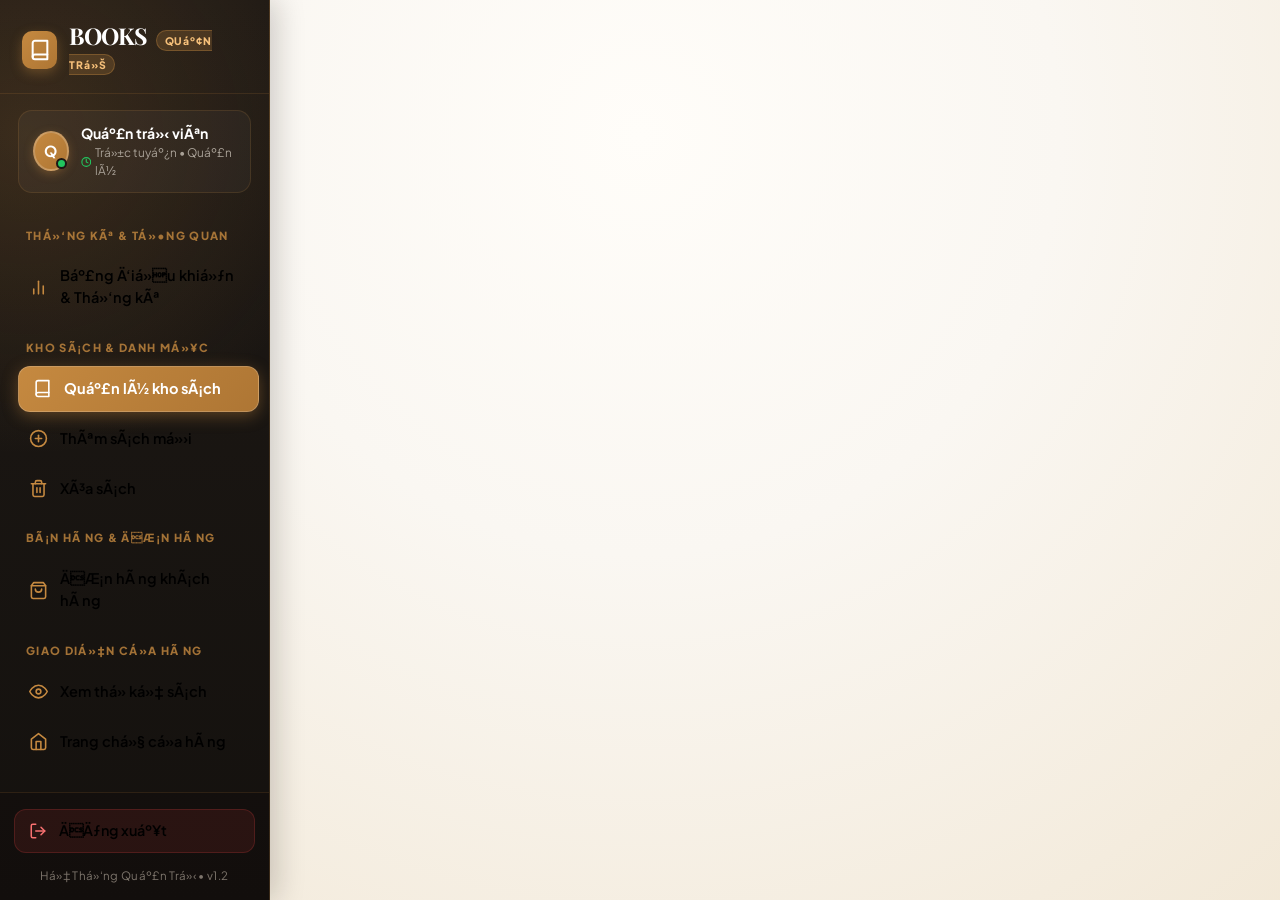
<file: WebContent/SellerHome.html>
<!DOCTYPE html>
<html lang="en">
<head>
<meta charset="ISO-8859-1">
<meta name="viewport" content="width=device-width, initial-scale=1">
<title>Cổng Quản Trị — Hiệu Sách Trực Tuyến</title>
<link rel="apple-touch-icon" sizes="180x180" href="./favicons/apple-touch-icon.png">
<link rel="icon" type="image/png" sizes="32x32" href="./favicons/favicon-32x32.png">
<link rel="icon" type="image/png" sizes="16x16" href="./favicons/favicon-16x16.png">
<link rel="manifest" href="./favicons/site.webmanifest">
<link rel="stylesheet" href="https://cdn.jsdelivr.net/npm/bootstrap@4.4.1/dist/css/bootstrap.min.css">
<link rel="stylesheet" href="styles.css">
<link rel="stylesheet" href="css/bookshelf-theme.css">
<script src="https://ajax.googleapis.com/ajax/libs/jquery/3.5.1/jquery.min.js"></script>
<script>
	var activeTab = 'storebooks';
</script>
</head>
<body class="customer-bookshelf-body admin-bookshelf-body">

	<!-- Mobile Topbar (< 992px) -->
	<header class="admin-mobile-header">
		<a class="admin-sidebar-brand" href="storebooks">
			<span class="admin-brand-icon-wrap">
				<svg width="20" height="20" viewBox="0 0 24 24" fill="none" stroke="currentColor" stroke-width="2" stroke-linecap="round" stroke-linejoin="round"><path d="M4 19.5A2.5 2.5 0 0 1 6.5 17H20"></path><path d="M6.5 2H20v20H6.5A2.5 2.5 0 0 1 4 19.5v-15A2.5 2.5 0 0 1 6.5 2z"></path></svg>
			</span>
			<span class="admin-brand-title">BOOKS <span class="admin-brand-badge">QUẢN TRỊ</span></span>
		</a>
		<button class="admin-mobile-toggle-btn" id="adminMobileToggle" aria-label="Mở menu điều hướng">
			<svg width="22" height="22" viewBox="0 0 24 24" fill="none" stroke="currentColor" stroke-width="2.5" stroke-linecap="round" stroke-linejoin="round"><line x1="3" y1="12" x2="21" y2="12"></line><line x1="3" y1="6" x2="21" y2="6"></line><line x1="3" y1="18" x2="21" y2="18"></line></svg>
		</button>
	</header>

	<!-- Mobile Sidebar Overlay Backdrop -->
	<div class="admin-sidebar-backdrop" id="adminSidebarBackdrop"></div>

	<!-- Left Sidebar Navigation -->
	<aside class="admin-sidebar" id="adminSidebar">
		<!-- Brand & Logo Area -->
		<div class="admin-sidebar-brand-box">
			<a class="admin-sidebar-brand" href="storebooks">
				<span class="admin-brand-icon-wrap">
					<svg width="22" height="22" viewBox="0 0 24 24" fill="none" stroke="currentColor" stroke-width="2.2" stroke-linecap="round" stroke-linejoin="round"><path d="M4 19.5A2.5 2.5 0 0 1 6.5 17H20"></path><path d="M6.5 2H20v20H6.5A2.5 2.5 0 0 1 4 19.5v-15A2.5 2.5 0 0 1 6.5 2z"></path></svg>
				</span>
				<div>
					<span class="admin-brand-title">BOOKS</span>
					<span class="admin-brand-badge">QUẢN TRỊ</span>
				</div>
			</a>
			<button class="admin-sidebar-close-btn" id="adminSidebarClose" aria-label="Đóng menu">&times;</button>
		</div>

		<!-- Admin Profile Summary Card -->
		<div class="admin-profile-box">
			<div class="admin-profile-avatar">
				<span>Q</span>
				<span class="admin-status-dot" title="Đang hoạt động"></span>
			</div>
			<div class="admin-profile-info">
				<span class="admin-profile-name">Quản trị viên</span>
				<span class="admin-profile-role">
					<svg width="12" height="12" viewBox="0 0 24 24" fill="none" stroke="#22c55e" stroke-width="2.5" stroke-linecap="round" stroke-linejoin="round"><circle cx="12" cy="12" r="10"></circle><polyline points="12 6 12 12 16 14"></polyline></svg>
					Trực tuyến &bull; Quản lý
				</span>
			</div>
		</div>

		<!-- Navigation Menu Links -->
		<nav class="admin-nav-menu">
			<div class="admin-nav-group-title">Thống kê &amp; Tổng quan</div>
			<a href="statistics" id="statistics" class="admin-nav-link">
				<svg width="19" height="19" viewBox="0 0 24 24" fill="none" stroke="currentColor" stroke-width="2" stroke-linecap="round" stroke-linejoin="round"><line x1="18" y1="20" x2="18" y2="10"></line><line x1="12" y1="20" x2="12" y2="4"></line><line x1="6" y1="20" x2="6" y2="14"></line></svg>
				<span>Bảng điều khiển &amp; Thống kê</span>
			</a>

			<div class="admin-nav-group-title">Kho sách &amp; Danh mục</div>
			<a href="storebooks" id="storebooks" class="admin-nav-link">
				<svg width="19" height="19" viewBox="0 0 24 24" fill="none" stroke="currentColor" stroke-width="2" stroke-linecap="round" stroke-linejoin="round"><path d="M4 19.5A2.5 2.5 0 0 1 6.5 17H20"></path><path d="M6.5 2H20v20H6.5A2.5 2.5 0 0 1 4 19.5v-15A2.5 2.5 0 0 1 6.5 2z"></path></svg>
				<span>Quản lý kho sách</span>
			</a>
			<a href="addbook" id="addbook" class="admin-nav-link">
				<svg width="19" height="19" viewBox="0 0 24 24" fill="none" stroke="currentColor" stroke-width="2" stroke-linecap="round" stroke-linejoin="round"><circle cx="12" cy="12" r="10"></circle><line x1="12" y1="8" x2="12" y2="16"></line><line x1="8" y1="12" x2="16" y2="12"></line></svg>
				<span>Thêm sách mới</span>
			</a>
			<a href="removebook" id="removebook" class="admin-nav-link">
				<svg width="19" height="19" viewBox="0 0 24 24" fill="none" stroke="currentColor" stroke-width="2" stroke-linecap="round" stroke-linejoin="round"><polyline points="3 6 5 6 21 6"></polyline><path d="M19 6v14a2 2 0 0 1-2 2H7a2 2 0 0 1-2-2V6m3 0V4a2 2 0 0 1 2-2h4a2 2 0 0 1 2 2v2"></path><line x1="10" y1="11" x2="10" y2="17"></line><line x1="14" y1="11" x2="14" y2="17"></line></svg>
				<span>Xóa sách</span>
			</a>

			<div class="admin-nav-group-title">Bán hàng &amp; Đơn hàng</div>
			<a href="orders" id="orders" class="admin-nav-link">
				<svg width="19" height="19" viewBox="0 0 24 24" fill="none" stroke="currentColor" stroke-width="2" stroke-linecap="round" stroke-linejoin="round"><path d="M6 2L3 6v14a2 2 0 0 0 2 2h14a2 2 0 0 0 2-2V6l-3-4z"></path><line x1="3" y1="6" x2="21" y2="6"></line><path d="M16 10a4 4 0 0 1-8 0"></path></svg>
				<span>Đơn hàng khách hàng</span>
			</a>

			<div class="admin-nav-group-title">Giao diện cửa hàng</div>
			<a href="viewbook" id="books" class="admin-nav-link">
				<svg width="19" height="19" viewBox="0 0 24 24" fill="none" stroke="currentColor" stroke-width="2" stroke-linecap="round" stroke-linejoin="round"><path d="M1 12s4-8 11-8 11 8 11 8-4 8-11 8-11-8-11-8z"></path><circle cx="12" cy="12" r="3"></circle></svg>
				<span>Xem thử kệ sách</span>
			</a>
			<a href="index.html" id="home" class="admin-nav-link">
				<svg width="19" height="19" viewBox="0 0 24 24" fill="none" stroke="currentColor" stroke-width="2" stroke-linecap="round" stroke-linejoin="round"><path d="M3 9l9-7 9 7v11a2 2 0 0 1-2 2H5a2 2 0 0 1-2-2z"></path><polyline points="9 22 9 12 15 12 15 22"></polyline></svg>
				<span>Trang chủ cửa hàng</span>
			</a>
		</nav>

		<!-- Bottom Footer Area -->
		<div class="admin-sidebar-footer">
			<a href="logout" id="logout" class="admin-logout-link" title="Đăng xuất khỏi phiên quản trị">
				<svg width="18" height="18" viewBox="0 0 24 24" fill="none" stroke="currentColor" stroke-width="2" stroke-linecap="round" stroke-linejoin="round"><path d="M9 21H5a2 2 0 0 1-2-2V5a2 2 0 0 1 2-2h4"></path><polyline points="16 17 21 12 16 7"></polyline><line x1="21" y1="12" x2="9" y2="12"></line></svg>
				<span>Đăng xuất</span>
			</a>
			<div class="admin-system-version">Hệ Thống Quản Trị &bull; v1.2</div>
		</div>
	</aside>

	<script src="https://cdn.jsdelivr.net/npm/popper.js@1.14.6/dist/umd/popper.min.js"></script>
	<script src="https://cdn.jsdelivr.net/npm/bootstrap@4.2.1/dist/js/bootstrap.min.js"></script>
	<script>
		// Setup active tab highlight
		if (typeof activeTab !== 'undefined' && document.getElementById(activeTab)) {
			document.getElementById(activeTab).classList.add("active");
		}

		// Responsive Mobile Drawer Toggle
		(function() {
			var toggleBtn = document.getElementById('adminMobileToggle');
			var closeBtn = document.getElementById('adminSidebarClose');
			var sidebar = document.getElementById('adminSidebar');
			var backdrop = document.getElementById('adminSidebarBackdrop');

			function openSidebar() {
				if (sidebar) sidebar.classList.add('open');
				if (backdrop) backdrop.classList.add('active');
				document.body.style.overflow = 'hidden';
			}

			function closeSidebar() {
				if (sidebar) sidebar.classList.remove('open');
				if (backdrop) backdrop.classList.remove('active');
				document.body.style.overflow = '';
			}

			if (toggleBtn) toggleBtn.addEventListener('click', openSidebar);
			if (closeBtn) closeBtn.addEventListener('click', closeSidebar);
			if (backdrop) backdrop.addEventListener('click', closeSidebar);
		})();
	</script>
</body>
</html>
</file>
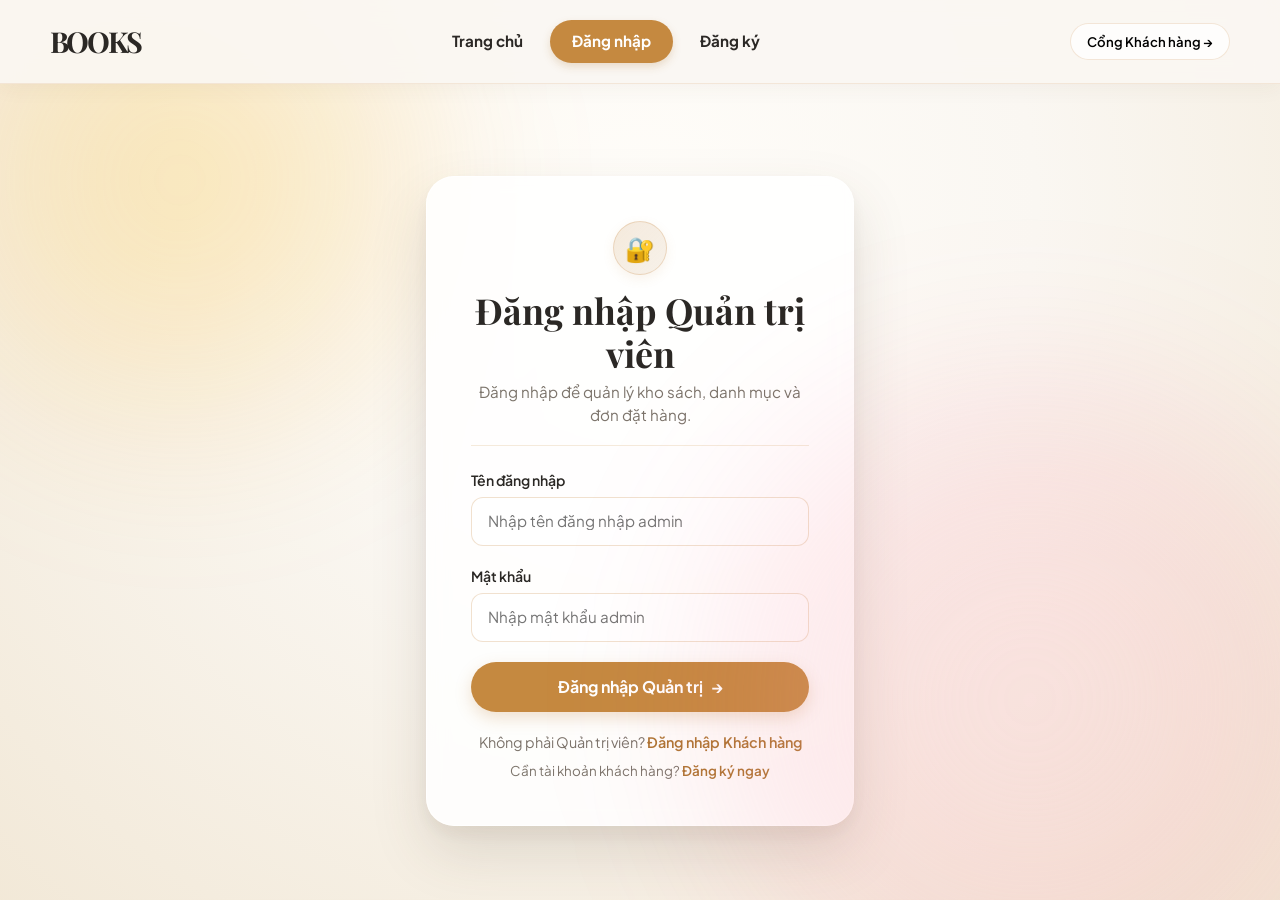
<file: WebContent/SellerLogin.html>
<!DOCTYPE html>
<html lang="vi">
<head>
<meta charset="UTF-8">
<meta name="viewport" content="width=device-width, initial-scale=1">
<title>Đăng nhập Quản trị viên — Online Book Store</title>
<link rel="apple-touch-icon" sizes="180x180" href="./favicons/apple-touch-icon.png">
<link rel="icon" type="image/png" sizes="32x32" href="./favicons/favicon-32x32.png">
<link rel="icon" type="image/png" sizes="16x16" href="./favicons/favicon-16x16.png">
<link rel="manifest" href="./favicons/site.webmanifest">
<link rel="stylesheet" href="https://cdn.jsdelivr.net/npm/bootstrap@4.4.1/dist/css/bootstrap.min.css">
<link rel="stylesheet" href="styles.css">
<link rel="stylesheet" href="css/bookshelf-theme.css">
<style>
.btn-auth-submit {
	width: 100%;
	padding: 13px;
	border-radius: var(--radius-pill);
	background: var(--accent-primary);
	color: #fff;
	border: 0;
	font-weight: 700;
	font-size: 1rem;
	cursor: pointer;
	box-shadow: 0 6px 16px rgba(197, 137, 64, 0.25);
	transition: all 0.2s ease;
	display: inline-flex;
	align-items: center;
	justify-content: center;
	gap: 8px;
}
.btn-auth-submit:hover {
	background: var(--accent-hover);
	transform: translateY(-1px);
	box-shadow: 0 8px 20px rgba(197, 137, 64, 0.35);
}
.auth-switch-link {
	text-align: center;
	margin-top: 20px;
	font-size: 0.9rem;
	color: var(--text-secondary);
}
.auth-switch-link a {
	color: var(--accent-hover);
	font-weight: 600;
	text-decoration: none;
}
.auth-switch-link a:hover {
	text-decoration: underline;
}
.admin-badge-icon {
	display: inline-flex;
	align-items: center;
	justify-content: center;
	width: 54px;
	height: 54px;
	border-radius: 50%;
	background: linear-gradient(135deg, rgba(197, 137, 64, 0.18), rgba(174, 118, 52, 0.1));
	color: var(--accent-hover);
	margin-bottom: 14px;
	font-size: 1.5rem;
	border: 1px solid rgba(197, 137, 64, 0.25);
	box-shadow: 0 4px 12px rgba(197, 137, 64, 0.1);
}
</style>
</head>
<body class="customer-bookshelf-body" onload="funload()">
	<header class="bookshelf-header-wrap">
		<nav class="navbar-bookshelf">
			<a class="brand" href="index.html">BOOKS</a>
			<div class="pill-tabs">
				<a href="index.html">Trang chủ</a>
				<a href="CustomerLogin.html" class="active">Đăng nhập</a>
				<a href="CustomerRegister.html">Đăng ký</a>
			</div>
			<div class="nav-icon-group">
				<a href="CustomerLogin.html" class="nav-pill-btn" style="font-size:0.82rem;">Cổng Khách hàng &rarr;</a>
			</div>
		</nav>
	</header>

	<main class="bookshelf-canvas" style="padding-top: 36px; min-height: calc(100vh - 85px); display: flex; align-items: center; justify-content: center;">
		<div class="bookshelf-auth-wrap" style="width: 100%; max-width: 460px; margin: 0 auto;">
			<div class="bookshelf-page-card" style="box-shadow: var(--shadow-canvas);">
				<header class="bookshelf-page-header" style="text-align: center; border-bottom: 1px solid rgba(197, 137, 64, 0.18); padding-bottom: 18px; margin-bottom: 24px;">
					<div class="admin-badge-icon">&#128272;</div>
					<h1>Đăng nhập Quản trị viên</h1>
					<p>Đăng nhập để quản lý kho sách, danh mục và đơn đặt hàng.</p>
				</header>

				<div id="authAlertBox"></div>

				<form action="adminlog" method="post" id="adminLoginForm">
					<div class="bookshelf-input-group">
						<label for="userName">Tên đăng nhập</label>
						<input type="text" name="username" id="userName" placeholder="Nhập tên đăng nhập admin" required autocomplete="username">
					</div>

					<div class="bookshelf-input-group">
						<label for="Password">Mật khẩu</label>
						<input type="password" name="password" id="Password" placeholder="Nhập mật khẩu admin" required autocomplete="current-password">
					</div>

					<button class="btn-auth-submit" type="submit">
						<span>Đăng nhập Quản trị</span> &rarr;
					</button>

					<div class="auth-switch-link">
						Không phải Quản trị viên? <a href="CustomerLogin.html">Đăng nhập Khách hàng</a>
					</div>
					<div class="auth-switch-link" style="margin-top: 8px; font-size: 0.84rem;">
						Cần tài khoản khách hàng? <a href="CustomerRegister.html">Đăng ký ngay</a>
					</div>
				</form>
			</div>
		</div>
	</main>

	<script src="https://code.jquery.com/jquery-3.3.1.slim.min.js"></script>
	<script src="https://cdn.jsdelivr.net/npm/popper.js@1.14.6/dist/umd/popper.min.js"></script>
	<script src="https://cdn.jsdelivr.net/npm/bootstrap@4.2.1/dist/js/bootstrap.min.js"></script>
	<script>
		function funload() {
			// Ready
		}
	</script>
</body>
</html>
</file>
<file: WebContent/styles.css>
* {
	box-sizing: border-box;
}

body {
	background-image: url("Photo.jpg");
	font-family: 'Segoe UI','Open Sans', 'Helvetica Neue', sans-serif;
}

#topmid {
	border: 0px solid black;
	color: #FFFFFF;
	text-align: center;
	font-weight: bold;
	margin: auto;
	font-style: oblique;
	font-size: 25px;
	text-shadow: 2px 2px #ff0000;
}

.tab {
	font-weight: bold;
	margin: auto;
	width:35%;
	text-align:center;
}

.tab tr {
	border: 1px black hidden;
	border-radius: 10px;
	background-color: #FFE5CC;
	font-size: 22px;
	float:left;
	padding-left:17%;
	padding-bottom:5px;
	padding-top:2px;
	margin-bottom:10px;
	width:100%;
}

a:hover {
	color: red;
}

a:link {
	color: black;
	text-decoration: none;
}

header  nav li :hover{
	border-bottom: 2px #ffff80 solid;
	border-radius: 10px;
	color: #ffff80;
	padding-bottom:2px;
}

header  nav li{
    display: table;
    height: 80%;
    float: left;
    margin-right: 20px;
	padding-left: 10px;

}

header  nav a{
    color: #ffffff;
}

header nav li a.active {
	border-bottom: 2px #ffff80 solid;
	border-radius: 10px;
	color: #ffff80;
	padding-bottom:2px;
}


.holds-the-iframe {
	background: url(loader.gif) center center no-repeat;
}
</file>
<file: WebContent/css/bookshelf-theme.css>
/* Warm Minimalist 3D Bookshelf — reusable theme layer
   This stylesheet is framework-agnostic and can safely sit beside Bootstrap. */

@import url('https://fonts.googleapis.com/css2?family=Playfair+Display:ital,wght@0,500;0,600;0,700;1,600&family=Plus+Jakarta+Sans:wght@400;500;600;700;800&display=swap');

/* --------------------------------------------------------------------------
   1. Design tokens
   -------------------------------------------------------------------------- */
:root {
  --bg-canvas: #FAF7F2;
  --bg-board: #F5EFE6;
  --shelf-surface: #EDE5D8;
  --accent-primary: #C58940;
  --accent-hover: #AE7634;
  --accent-soft: #F4EAD4;
  --text-primary: #2B2825;
  --text-secondary: #7C746B;
  --text-muted: #A8A096;
  --radius-pill: 9999px;
  --radius-card: 18px;
  --radius-board: 28px;
  --shadow-canvas: 0 26px 56px rgba(86, 67, 46, .15), 0 8px 18px rgba(86, 67, 46, .06);
  --shadow-shelf: 0 16px 18px rgba(91, 70, 46, .24), 0 5px 7px rgba(91, 70, 46, .12);
  --shadow-book-standing: 8px 13px 11px rgba(63, 47, 31, .22), 2px 5px 4px rgba(63, 47, 31, .15);
}

/* --------------------------------------------------------------------------
   2. Page shell and navigation
   -------------------------------------------------------------------------- */
.bookshelf-canvas {
  box-sizing: border-box;
  min-height: 100vh;
  padding: 16px 24px;
  background: radial-gradient(circle at 50% 15%, #fffdf9 0, var(--bg-canvas) 42%, #eee1ca 130%);
  color: var(--text-primary);
  font-family: 'Plus Jakarta Sans', sans-serif;
}
.bookshelf-canvas *, .bookshelf-canvas *::before, .bookshelf-canvas *::after { box-sizing: border-box; }
.bookshelf-board {
  position: relative;
  width: min(1520px, 96vw);
  min-height: 860px;
  margin: 0 auto;
  overflow: hidden;
  border: 1px solid rgba(255,255,255,.75);
  border-radius: var(--radius-board);
  background: linear-gradient(145deg, #faf6f0, var(--bg-board));
  box-shadow: var(--shadow-canvas);
}
.navbar-bookshelf {
  display: flex;
  align-items: center;
  gap: 24px;
  padding: 23px clamp(24px, 4vw, 52px);
}
.navbar-bookshelf .brand {
  color: var(--text-primary);
  font-family: 'Playfair Display', serif;
  font-size: 1.8rem;
  font-weight: 700;
  letter-spacing: -.08em;
  text-decoration: none;
}
.pill-tabs { display: flex; gap: 5px; margin: 0 auto; padding: 4px; border-radius: var(--radius-pill); }
.pill-tabs a { padding: 10px 22px; border-radius: var(--radius-pill); color: var(--text-primary); font-size: .95rem; font-weight: 700; text-decoration: none; transition: .22s ease; }
.pill-tabs a:hover { background: rgba(197,137,64,.12); }
.pill-tabs a.active { background: var(--accent-primary); color: #fff; box-shadow: 0 4px 8px rgba(174,118,52,.22); }
.nav-icon-group { display: flex; align-items: center; gap: 9px; }
.nav-icon-button {
  display: inline-grid; place-items: center; width: 42px; height: 42px; padding: 0;
  border: 0; border-radius: 50%; background: transparent; color: var(--text-primary); cursor: pointer;
  transition: background .2s ease, transform .2s ease;
}
.nav-icon-button:hover { background: var(--accent-soft); transform: translateY(-2px); }
.nav-avatar { width: 39px; height: 39px; border: 2px solid #fff; border-radius: 50%; background: linear-gradient(135deg, #3d403d, #b98b63); box-shadow: 0 2px 6px rgba(43,40,37,.2); }

/* --------------------------------------------------------------------------
   3. Shared UI controls
   -------------------------------------------------------------------------- */
.pill-search-input { display: flex; align-items: center; gap: 10px; width: clamp(280px, 24vw, 320px); padding: 13px 18px; border: 1px solid rgba(124,116,107,.09); border-radius: var(--radius-pill); background: rgba(255,255,255,.8); box-shadow: 0 4px 11px rgba(71,54,34,.04); color: var(--text-muted); font-size: .9rem; }
.pill-search-input input { width: 100%; border: 0; outline: 0; background: transparent; color: var(--text-primary); font: 500 .9rem 'Plus Jakarta Sans', sans-serif; }
.pill-search-input input::placeholder { color: var(--text-muted); }
.btn-pill-buy { display: inline-flex; align-items: center; justify-content: center; padding: 9px 20px; border: 1.5px solid var(--accent-primary); border-radius: var(--radius-pill); background: transparent; color: var(--accent-hover); font: 600 .85rem 'Plus Jakarta Sans', sans-serif; text-decoration: none; transition: background .2s ease, color .2s ease, transform .2s ease, box-shadow .2s ease; }
.btn-pill-buy:hover { background: var(--accent-primary); color: #fff; transform: translateY(-2px); box-shadow: 0 7px 12px rgba(197,137,64,.23); }

/* --------------------------------------------------------------------------
   4. 3D shelf and book objects
   -------------------------------------------------------------------------- */
.shelf-divider { position: relative; z-index: 3; height: 24px; margin: 0 -26px; border-top: 4px solid #fffdf9; border-radius: 3px; background: linear-gradient(to bottom, #fdfaf4 0%, #f6f0e7 14%, var(--shelf-surface) 46%, #d9cbb9 100%); box-shadow: 0 25px 26px rgba(91,70,46,.25), 0 8px 10px rgba(91,70,46,.14); }
.vertical-label { display: inline-flex; align-items: center; justify-content: center; color: var(--text-primary); font-size: .85rem; font-weight: 700; letter-spacing: .02em; white-space: nowrap; writing-mode: vertical-rl; transform: rotate(180deg); }
.book-standing-3d { --book-color: #255e50; --book-ink: #fffdf3; position: relative; z-index: 1; display: flex; flex-direction: column; justify-content: space-between; width: 110px; height: 165px; padding: 14px 11px 12px 17px; border-radius: 4px 7px 5px 4px; background: linear-gradient(105deg, rgba(0,0,0,.22) 0 7%, transparent 9%), linear-gradient(135deg, color-mix(in srgb, var(--book-color), white 8%), var(--book-color)); color: var(--book-ink); box-shadow: 10px 17px 14px rgba(63,47,31,.24), 3px 6px 5px rgba(63,47,31,.16); font-family: 'Playfair Display', serif; text-align: center; text-decoration: none; transform-origin: bottom center; transition: transform .25s cubic-bezier(.2,.8,.2,1), box-shadow .25s ease; }
.book-standing-3d::before { position: absolute; inset: 0 auto 0 0; width: 13px; border-radius: 4px 0 0 4px; background: linear-gradient(90deg, rgba(0,0,0,.28), rgba(255,255,255,.15)); content: ''; }
.book-standing-3d::after { position: absolute; z-index: -1; right: 1px; bottom: -13px; left: 5px; height: 16px; border-radius: 50%; background: rgba(54,39,25,.34); filter: blur(7px); content: ''; transition: transform .25s ease, opacity .25s ease; }
.book-standing-3d:hover { transform: translateY(-6px) scale(1.02); box-shadow: 12px 19px 16px rgba(63,47,31,.25), 3px 7px 5px rgba(63,47,31,.14); }
.book-standing-3d:hover::after { opacity: .75; transform: scaleX(1.2); }
.book-standing-3d .book-kicker { font: 700 .43rem 'Plus Jakarta Sans', sans-serif; letter-spacing: .12em; text-transform: uppercase; }
.book-standing-3d .book-title { font-size: 1.42rem; font-style: italic; font-weight: 600; line-height: .98; letter-spacing: -.05em; }
.book-standing-3d .book-author { font: 600 .6rem 'Plus Jakarta Sans', sans-serif; letter-spacing: .04em; }

/* --------------------------------------------------------------------------
   5. Shelf accessory cards
   -------------------------------------------------------------------------- */
.author-card, .audio-player-card { border-radius: var(--radius-card); background: rgba(255,255,255,.86); box-shadow: 0 9px 18px rgba(78,58,39,.09); overflow: hidden; }
.author-card { width: clamp(160px, 13vw, 180px); text-align: center; }
.author-card__header { padding: 19px 12px 15px; background: linear-gradient(135deg, #d5a759, var(--accent-primary)); color: #3e2c16; font: 600 .82rem 'Playfair Display', serif; }
.author-card__header strong { display: block; margin-top: 5px; color: #fff8ed; font-size: .94rem; }
.author-card__portrait { width: 104px; height: 104px; margin: 15px auto -5px; border-radius: 50% 50% 15px 15px; background: radial-gradient(circle at 50% 34%, #d6ad90 0 18%, transparent 19%), radial-gradient(ellipse at 50% 29%, #b1aaa2 0 27%, transparent 28%), linear-gradient(155deg, transparent 0 47%, #f8f6f1 48% 100%); }
.audio-player-card { width: clamp(160px, 13vw, 180px); padding: 19px 18px 16px; text-align: center; }
.audio-player-card__title { margin-bottom: 12px; font: 600 .8rem 'Playfair Display', serif; }
.vinyl-record { position: relative; width: 64px; height: 64px; margin: 0 auto 13px; border-radius: 50%; background: repeating-radial-gradient(circle, #252622 0 2px, #34352e 3px 4px); animation: bookshelf-spin 8s linear infinite; }
.vinyl-record::after { position: absolute; inset: 23px; border-radius: 50%; background: var(--accent-primary); content: ''; }
.player-controls { display: flex; align-items: center; justify-content: space-between; color: var(--text-secondary); font-size: .9rem; }
.player-controls .play { display: grid; width: 32px; height: 32px; place-items: center; border-radius: 50%; background: #3e3024; color: #fff; font-size: .65rem; }
@keyframes bookshelf-spin { to { transform: rotate(360deg); } }

@media (max-width: 720px) {
  .bookshelf-canvas { padding: 14px; }
  .navbar-bookshelf { padding: 17px 19px; gap: 8px; }
  .pill-tabs { display: none; }
  .nav-icon-group { margin-left: auto; }
  .bookshelf-board { min-height: auto; }
  .shelf-divider { margin: 0 -12px; }
}

/* --------------------------------------------------------------------------
   6. CustomerHome & Servlet Integration Styles
   -------------------------------------------------------------------------- */
body.customer-bookshelf-body {
  margin: 0;
  min-height: 100vh;
  background-color: var(--bg-canvas) !important;
  background-image: radial-gradient(circle at 50% 15%, #fffdf9 0, var(--bg-canvas) 42%, #eee1ca 130%) !important;
  color: var(--text-primary);
  font-family: 'Plus Jakarta Sans', sans-serif !important;
}

.bookshelf-header-wrap {
  position: sticky;
  top: 0;
  z-index: 1000;
  background: rgba(250, 247, 242, 0.92);
  backdrop-filter: blur(12px);
  -webkit-backdrop-filter: blur(12px);
  border-bottom: 1px solid rgba(197, 137, 64, 0.15);
  box-shadow: 0 4px 20px rgba(86, 67, 46, 0.05);
}

.bookshelf-header-wrap .navbar-bookshelf {
  max-width: min(1520px, 96vw);
  margin: 0 auto;
  padding: 16px 24px;
}

.nav-pill-btn {
  position: relative;
  display: inline-flex;
  align-items: center;
  gap: 8px;
  padding: 8px 16px;
  border-radius: var(--radius-pill);
  background: rgba(255, 255, 255, 0.7);
  border: 1px solid rgba(197, 137, 64, 0.2);
  color: var(--text-primary);
  font-size: 0.88rem;
  font-weight: 600;
  text-decoration: none;
  transition: all 0.2s ease;
}

.cart-badge-count {
  display: inline-flex;
  align-items: center;
  justify-content: center;
  min-width: 20px;
  height: 20px;
  padding: 0 6px;
  border-radius: 10px;
  background: linear-gradient(135deg, #d97706, #c2410c);
  color: #ffffff;
  font-size: 0.72rem;
  font-weight: 700;
  line-height: 1;
  letter-spacing: 0;
  box-shadow: 0 2px 6px rgba(194, 65, 12, 0.35);
  animation: cartBadgePop 0.3s cubic-bezier(0.175, 0.885, 0.32, 1.275);
}

@keyframes cartBadgePop {
  0% { transform: scale(0.5); opacity: 0; }
  100% { transform: scale(1); opacity: 1; }
}

.nav-pill-btn:hover {
  background: var(--accent-soft);
  color: var(--accent-hover);
  border-color: var(--accent-primary);
  text-decoration: none;
  transform: translateY(-1px);
}

.nav-pill-btn.active {
  background: var(--accent-primary) !important;
  color: #fff !important;
  border-color: var(--accent-primary) !important;
}

.nav-logout-btn {
  border: 1px solid rgba(197, 137, 64, 0.15);
  padding: 6px 14px 6px 8px;
}

/* Override legacy topmid and servlet container */
#topmid {
  display: none !important;
}

/* --------------------------------------------------------------------------
   7. Bookshelf Stage, Shelves & Book Grid Layout
   -------------------------------------------------------------------------- */
.bookshelf-stage {
  padding: 34px 6.5% 38px;
}

.top-shelf {
  display: grid;
  grid-template-columns: minmax(300px, 1fr) 220px 28px 180px 28px 180px;
  align-items: end;
  gap: clamp(18px, 2.2vw, 36px);
  min-height: 445px;
}

.hero-copy {
  align-self: center;
  padding-bottom: 22px;
}

.hero-copy h1 {
  max-width: 340px;
  margin: 0 0 18px;
  font: 600 clamp(2.6rem, 3.8vw, 3.8rem)/1.05 'Playfair Display', serif;
  letter-spacing: -.06em;
  color: var(--text-primary);
}

.hero-copy p {
  margin: 0 0 22px;
  color: var(--text-secondary);
  font-size: .9rem;
}

.featured-book {
  justify-self: center;
  width: 220px;
  height: 330px;
  padding: 20px 17px 18px 26px;
  border-radius: 7px 11px 8px 6px;
  box-shadow: 17px 27px 22px rgba(63,47,31,.27), 5px 10px 8px rgba(63,47,31,.16);
  text-decoration: none;
}
.featured-book::before { width: 21px; }
.featured-book::after { right: 0; bottom: -18px; left: 9px; height: 23px; filter: blur(10px); }
.featured-book .book-kicker { font-size: .56rem; }
.featured-book .book-title { font-size: 2.2rem; }
.featured-book .book-author { font-size: .76rem; }

.featured-book-secondary {
  justify-self: center;
  width: 175px;
  height: 265px;
  padding: 16px 14px 14px 20px;
  border-radius: 6px 9px 7px 5px;
  box-shadow: 14px 22px 18px rgba(63,47,31,.25), 4px 8px 6px rgba(63,47,31,.15);
  text-decoration: none;
}
.featured-book-secondary::before { width: 17px; }
.featured-book-secondary::after { right: 0; bottom: -15px; left: 7px; height: 18px; filter: blur(8px); }
.featured-book-secondary .book-kicker { font-size: .48rem; }
.featured-book-secondary .book-title { font-size: 1.65rem; }
.featured-book-secondary .book-author { font-size: .65rem; }


.bottom-shelf-layout {
  display: grid;
  grid-template-columns: 28px 1fr;
  align-items: flex-start;
  gap: clamp(20px, 2.2vw, 36px);
  padding: 38px 5% 35px;
}
.book-category-nav {
  grid-column: 1 / -1;
  display: flex;
  flex-wrap: wrap;
  gap: 9px;
  margin-bottom: 4px;
}
.book-category-link {
  padding: 8px 13px;
  border: 1px solid rgba(197, 137, 64, .24);
  border-radius: 999px;
  background: #fffdf9;
  color: var(--text-secondary);
  font-size: .82rem;
  font-weight: 700;
  text-decoration: none;
  transition: .2s ease;
}
.book-category-link:hover, .book-category-link.active {
  border-color: var(--accent-primary);
  background: var(--accent-primary);
  color: #fff;
  box-shadow: 0 5px 12px rgba(174,118,52,.22);
}

.bottom-shelf-books {
  display: grid;
  grid-template-columns: repeat(auto-fill, minmax(260px, 1fr));
  gap: 32px 28px;
  width: 100%;
}

.book-listing {
  display: grid;
  grid-template-columns: 110px minmax(120px, 1fr);
  align-items: center;
  gap: 18px;
  padding: 14px;
  background: rgba(255, 255, 255, 0.45);
  border: 1px solid rgba(255, 255, 255, 0.6);
  border-radius: 16px;
  transition: all 0.25s ease;
}

.book-listing:hover {
  background: rgba(255, 255, 255, 0.8);
  box-shadow: 0 10px 24px rgba(86, 67, 46, 0.1);
  transform: translateY(-2px);
}

.book-listing .book-standing-3d {
  width: 110px;
  height: 165px;
}

.listing-copy {
  min-width: 0;
}

.stars {
  color: var(--accent-primary);
  font-size: .9rem;
  letter-spacing: 2px;
  margin-bottom: 4px;
}

.listing-copy h3 {
  margin: 4px 0 6px;
  font: 700 1.05rem/1.25 'Playfair Display', serif;
  color: var(--text-primary);
  display: -webkit-box;
  -webkit-line-clamp: 2;
  -webkit-box-orient: vertical;
  overflow: hidden;
}

.listing-copy .author-text {
  margin: 0 0 8px;
  color: var(--text-muted);
  font-size: .85rem;
}

.listing-copy .price-tag {
  font-weight: 700;
  color: #2e6648;
  font-size: 1rem;
  margin-bottom: 10px;
}

.cart-stepper {
  display: inline-flex;
  align-items: center;
  gap: 5px;
  background: #fffdfa;
  padding: 4px;
  border-radius: var(--radius-pill);
  border: 1px solid rgba(197, 137, 64, 0.30);
  box-shadow: 0 3px 8px rgba(86, 67, 46, 0.08);
  margin: 0;
}

.stepper-btn {
  width: 30px;
  height: 30px;
  border-radius: 50%;
  border: 0;
  cursor: pointer;
  display: grid;
  place-items: center;
  font-size: 1rem;
  font-weight: bold;
  transition: background 0.2s ease, transform 0.16s ease;
}

.stepper-btn.minus {
  background: #fee2e2;
  color: #dc2626;
}

.stepper-btn.minus:hover {
  background: #fecaca;
}

.stepper-btn.plus {
  background: #dcfce7;
  color: #16a34a;
}

.stepper-btn.plus:hover {
  background: #bbf7d0;
}

.stepper-btn:hover { transform: scale(1.08); }
.stepper-btn:active { transform: scale(0.92); }

.stepper-qty {
  font-weight: 700;
  padding: 0 6px;
  font-size: 0.9rem;
  color: var(--text-primary);
}

.stepper-qty-input {
  width: 31px;
  height: 28px;
  padding: 0;
  border: 0;
  border-radius: 0;
  background: transparent;
  color: var(--text-primary);
  font: 700 0.82rem 'Plus Jakarta Sans', sans-serif;
  text-align: center;
  outline: none;
}
.stepper-qty-input:focus {
  box-shadow: none;
}
.stepper-qty-input::-webkit-inner-spin-button,
.stepper-qty-input::-webkit-outer-spin-button {
  margin: 0;
  -webkit-appearance: none;
}
.stepper-quantity-field {
  display: inline-flex;
  align-items: center;
  gap: 2px;
  height: 30px;
  padding: 0 7px;
  border-radius: 10px;
  background: #f8f2e9;
  color: var(--text-secondary);
  cursor: text;
}
.stepper-quantity-field span {
  font-size: 0.62rem;
  font-weight: 800;
  letter-spacing: 0.04em;
}

.badge-out-of-stock {
  display: inline-block;
  padding: 6px 14px;
  border-radius: var(--radius-pill);
  background: #fee2e2;
  color: #b91c1c;
  font-size: 0.8rem;
  font-weight: 700;
}

.bottom-shelf-footer {
  display: flex;
  justify-content: space-between;
  align-items: center;
  padding: 24px 5% 32px;
  border-top: 1px solid rgba(197, 137, 64, 0.12);
  margin-top: 20px;
}

.shelf-note {
  color: var(--text-secondary);
  font-size: 0.9rem;
}

.btn-checkout-shelf {
  display: inline-flex;
  align-items: center;
  gap: 8px;
  padding: 12px 28px;
  border-radius: var(--radius-pill);
  background: var(--accent-primary);
  color: #fff;
  border: 0;
  font-size: 0.95rem;
  font-weight: 700;
  cursor: pointer;
  box-shadow: 0 6px 16px rgba(197, 137, 64, 0.28);
  transition: all 0.2s ease;
}

.btn-checkout-shelf:hover {
  background: var(--accent-hover);
  transform: translateY(-2px);
  box-shadow: 0 10px 22px rgba(197, 137, 64, 0.35);
}

@media (max-width: 1200px) {
  .top-shelf { grid-template-columns: minmax(280px, 1fr) 220px 28px 180px; }
  .top-shelf > .vertical-label:nth-of-type(2), .audio-player-card { display: none; }
}

@media (max-width: 768px) {
  .bookshelf-stage { padding: 20px 4% 24px; }
  .top-shelf { grid-template-columns: 1fr; gap: 24px; }
  .top-shelf .vertical-label, .author-card, .audio-player-card { display: none; }
  .featured-book { justify-self: center; }
  .bottom-shelf-layout { grid-template-columns: 1fr; padding: 20px 3%; }
  .bottom-shelf-layout > .vertical-label { display: none; }
}

/* --------------------------------------------------------------------------
   8. Cart, Orders, Checkout & Auth Styles
   -------------------------------------------------------------------------- */
.bookshelf-page-container {
  max-width: min(1320px, 94vw);
  margin: 32px auto 60px;
  padding: 0 16px;
}

.bookshelf-page-card {
  background: rgba(255, 255, 255, 0.85);
  backdrop-filter: blur(10px);
  -webkit-backdrop-filter: blur(10px);
  border: 1px solid rgba(255, 255, 255, 0.8);
  border-radius: var(--radius-board);
  box-shadow: var(--shadow-canvas);
  padding: clamp(24px, 4vw, 44px);
}

.bookshelf-page-header {
  margin-bottom: 28px;
  border-bottom: 1px solid rgba(197, 137, 64, 0.15);
  padding-bottom: 18px;
}

.bookshelf-page-header h1, .bookshelf-page-header h2 {
  font-family: 'Playfair Display', serif;
  font-weight: 700;
  font-size: clamp(1.8rem, 2.8vw, 2.4rem);
  color: var(--text-primary);
  margin: 0 0 6px;
}

.bookshelf-page-header p {
  color: var(--text-secondary);
  font-size: 0.95rem;
  margin: 0;
}

.bookshelf-table {
  width: 100%;
  border-collapse: separate;
  border-spacing: 0;
  margin-bottom: 24px;
}

.bookshelf-table th {
  background: var(--shelf-surface);
  color: var(--text-primary);
  font-weight: 700;
  font-size: 0.88rem;
  padding: 14px 18px;
  text-transform: uppercase;
  letter-spacing: 0.05em;
  border: 0;
}

.bookshelf-table th:first-child { border-radius: 12px 0 0 12px; }
.bookshelf-table th:last-child { border-radius: 0 12px 12px 0; }

.bookshelf-table td {
  padding: 18px;
  vertical-align: middle;
  border-bottom: 1px solid rgba(197, 137, 64, 0.1);
  color: var(--text-primary);
  font-size: 0.95rem;
}

.bookshelf-table tr:hover td {
  background: rgba(254, 249, 240, 0.5);
}

.bookshelf-table .book-title-cell {
  font-family: 'Playfair Display', serif;
  font-weight: 700;
  font-size: 1.05rem;
  color: var(--text-primary);
}

.bookshelf-table .price-cell {
  font-weight: 700;
  color: #2e6648;
}

.cart-summary-bar {
  display: flex;
  justify-content: space-between;
  align-items: center;
  flex-wrap: wrap;
  gap: 20px;
  margin-top: 30px;
  padding: 24px 28px;
  background: var(--bg-board);
  border-radius: var(--radius-card);
  border: 1px solid rgba(197, 137, 64, 0.18);
}

.cart-total-label {
  font-size: 1.1rem;
  color: var(--text-secondary);
}

.cart-total-value {
  font-family: 'Playfair Display', serif;
  font-size: 1.8rem;
  font-weight: 700;
  color: #2e6648;
  margin-left: 10px;
}

.btn-pill-secondary {
  display: inline-flex;
  align-items: center;
  gap: 8px;
  padding: 11px 24px;
  border-radius: var(--radius-pill);
  border: 1.5px solid var(--accent-primary);
  background: transparent;
  color: var(--accent-hover);
  font-size: 0.9rem;
  font-weight: 700;
  text-decoration: none;
  transition: all 0.2s ease;
}

.btn-pill-secondary:hover {
  background: var(--accent-soft);
  color: var(--accent-primary);
  text-decoration: none;
}

/* Empty State */
.bookshelf-empty-state {
  text-align: center;
  padding: 60px 20px;
}

.bookshelf-empty-state .empty-icon {
  font-size: 3.5rem;
  color: var(--accent-primary);
  margin-bottom: 16px;
}

.bookshelf-empty-state h3 {
  font-family: 'Playfair Display', serif;
  font-size: 1.6rem;
  font-weight: 700;
  margin-bottom: 10px;
}

.bookshelf-empty-state p {
  color: var(--text-secondary);
  margin-bottom: 24px;
}

/* Order Lifecycle Status Badges */
.badge-order-base {
  display: inline-flex;
  align-items: center;
  gap: 6px;
  padding: 5px 14px;
  border-radius: var(--radius-pill);
  font-weight: 700;
  font-size: 0.82rem;
  letter-spacing: 0.02em;
  white-space: nowrap;
}
.badge-order-pending {
  display: inline-flex;
  align-items: center;
  gap: 6px;
  padding: 5px 14px;
  border-radius: var(--radius-pill);
  background: #fef3c7;
  color: #b45309;
  border: 1px solid #fde68a;
  font-weight: 700;
  font-size: 0.82rem;
}
.badge-order-confirmed {
  display: inline-flex;
  align-items: center;
  gap: 6px;
  padding: 5px 14px;
  border-radius: var(--radius-pill);
  background: #e0f2fe;
  color: #0369a1;
  border: 1px solid #bae6fd;
  font-weight: 700;
  font-size: 0.82rem;
}
.badge-order-shipping {
  display: inline-flex;
  align-items: center;
  gap: 6px;
  padding: 5px 14px;
  border-radius: var(--radius-pill);
  background: #ffedd5;
  color: #c2410c;
  border: 1px solid #fed7aa;
  font-weight: 700;
  font-size: 0.82rem;
}
.badge-order-completed, .badge-order-success {
  display: inline-flex;
  align-items: center;
  gap: 6px;
  padding: 5px 14px;
  border-radius: var(--radius-pill);
  background: #dcfce7;
  color: #15803d;
  border: 1px solid #bbf7d0;
  font-weight: 700;
  font-size: 0.82rem;
}
.badge-order-cancelled {
  display: inline-flex;
  align-items: center;
  gap: 6px;
  padding: 5px 14px;
  border-radius: var(--radius-pill);
  background: #fee2e2;
  color: #b91c1c;
  border: 1px solid #fecaca;
  font-weight: 700;
  font-size: 0.82rem;
}

/* Order Filter Tabs Navigation */
.order-filter-nav {
  display: grid;
  grid-template-columns: repeat(6, minmax(0, 1fr));
  gap: 9px;
  margin-bottom: 26px;
  padding: 9px;
  background: linear-gradient(135deg, rgba(246, 239, 229, 0.92), rgba(237, 229, 216, 0.56));
  border: 1px solid rgba(197, 137, 64, 0.20);
  border-radius: 20px;
  box-shadow: inset 0 1px 0 rgba(255, 255, 255, 0.82), 0 8px 20px rgba(86, 67, 46, 0.05);
}
.order-filter-btn {
  position: relative;
  display: flex !important;
  align-items: center;
  min-width: 0;
  min-height: 58px;
  gap: 9px;
  padding: 9px 10px;
  border: 1px solid transparent;
  border-radius: 14px;
  background: rgba(255, 255, 255, 0.55);
  color: var(--text-primary) !important;
  font-size: 0.82rem;
  font-weight: 700;
  line-height: 1.25;
  text-decoration: none !important;
  transition: transform 0.2s ease, box-shadow 0.2s ease, background 0.2s ease, border-color 0.2s ease;
  cursor: pointer;
}
.order-filter-btn:hover {
  background: #ffffff;
  border-color: rgba(197, 137, 64, 0.32);
  color: var(--accent-hover) !important;
  box-shadow: 0 7px 14px rgba(86, 67, 46, 0.10);
  transform: translateY(-2px);
}
.order-filter-btn.active {
  background: linear-gradient(135deg, #d99845, var(--accent-hover));
  border-color: rgba(136, 82, 30, 0.35);
  color: #ffffff !important;
  box-shadow: 0 8px 16px rgba(174, 118, 52, 0.30);
  transform: translateY(-1px);
}
.order-filter-icon {
  display: inline-grid;
  flex: 0 0 31px;
  width: 31px;
  height: 31px;
  place-items: center;
  border-radius: 10px;
  background: rgba(197, 137, 64, 0.12);
  color: var(--accent-hover);
  font-size: 0.92rem;
  font-family: Arial, sans-serif;
}
.order-filter-label {
  min-width: 0;
  overflow: hidden;
  text-overflow: ellipsis;
}
.order-filter-btn.active .order-filter-icon {
  background: rgba(255, 255, 255, 0.20);
  color: #ffffff;
}
.order-filter-badge {
  display: inline-grid;
  min-width: 22px;
  height: 22px;
  margin-left: auto;
  padding: 0 6px;
  place-items: center;
  border: 1px solid rgba(124, 116, 107, 0.12);
  font-size: 0.7rem;
  font-weight: 700;
  border-radius: 999px;
  background: rgba(124, 116, 107, 0.10);
  color: var(--text-secondary);
}
.order-filter-btn.active .order-filter-badge {
  border-color: rgba(255, 255, 255, 0.20);
  background: rgba(255, 255, 255, 0.24);
  color: #ffffff;
}

@media (max-width: 1050px) {
  .order-filter-nav { grid-template-columns: repeat(3, minmax(0, 1fr)); }
}

@media (max-width: 560px) {
  .order-filter-nav { grid-template-columns: repeat(2, minmax(0, 1fr)); gap: 7px; padding: 7px; }
  .order-filter-btn { min-height: 54px; padding: 8px; font-size: 0.78rem; gap: 7px; }
  .order-filter-icon { flex-basis: 28px; width: 28px; height: 28px; border-radius: 9px; }
}

/* Order Action Buttons */
.order-actions-cell {
  display: flex;
  flex-direction: column;
  gap: 6px;
  min-width: 140px;
}
.btn-order-action {
  display: inline-flex;
  align-items: center;
  justify-content: center;
  gap: 6px;
  padding: 6px 14px;
  border-radius: var(--radius-pill);
  font-size: 0.8rem;
  font-weight: 600;
  text-decoration: none !important;
  cursor: pointer;
  border: 1px solid transparent;
  transition: all 0.2s ease;
  line-height: 1.3;
}
.btn-order-confirm {
  background: #0284c7;
  color: #ffffff;
  border-color: #0284c7;
}
.btn-order-confirm:hover {
  background: #0369a1;
  color: #ffffff;
  transform: translateY(-1px);
  box-shadow: 0 3px 8px rgba(2, 132, 199, 0.3);
}
.btn-order-ship {
  background: #ea580c;
  color: #ffffff;
  border-color: #ea580c;
}
.btn-order-ship:hover {
  background: #c2410c;
  color: #ffffff;
  transform: translateY(-1px);
  box-shadow: 0 3px 8px rgba(234, 88, 12, 0.3);
}
.btn-order-complete {
  background: #16a34a;
  color: #ffffff;
  border-color: #16a34a;
}
.btn-order-complete:hover {
  background: #15803d;
  color: #ffffff;
  transform: translateY(-1px);
  box-shadow: 0 3px 8px rgba(22, 163, 74, 0.3);
}
.btn-order-cancel {
  background: #fff;
  color: #dc2626;
  border-color: #fca5a5;
}
.btn-order-cancel:hover {
  background: #fee2e2;
  color: #b91c1c;
  border-color: #f87171;
  transform: translateY(-1px);
}

/* Order Metadata info box in cell */
.order-meta-box {
  margin-top: 6px;
  padding: 6px 10px;
  border-radius: 8px;
  font-size: 0.78rem;
  line-height: 1.4;
}
.order-meta-cancelled {
  background: #fef2f2;
  border-left: 3px solid #ef4444;
  color: #991b1b;
}
.order-meta-shipping {
  background: #fff7ed;
  border-left: 3px solid #f97316;
  color: #9a3412;
}

/* Modal Popup for Order Cancellation */
.order-modal-backdrop {
  position: fixed;
  inset: 0;
  z-index: 1050;
  display: none;
  align-items: center;
  justify-content: center;
  background: rgba(43, 40, 37, 0.65);
  backdrop-filter: blur(4px);
  padding: 16px;
}
.order-modal-backdrop.show {
  display: flex;
}
.order-modal-card {
  width: 100%;
  max-width: 480px;
  background: #ffffff;
  border-radius: 20px;
  box-shadow: 0 20px 40px rgba(0, 0, 0, 0.22);
  overflow: hidden;
  animation: modalFadeIn 0.25s cubic-bezier(0.16, 1, 0.3, 1);
}
@keyframes modalFadeIn {
  from { opacity: 0; transform: scale(0.95) translateY(10px); }
  to { opacity: 1; transform: scale(1) translateY(0); }
}
.order-modal-header {
  display: flex;
  align-items: center;
  justify-content: space-between;
  padding: 18px 24px;
  border-bottom: 1px solid #f1ece4;
  background: #faf7f2;
}
.order-modal-header h4 {
  margin: 0;
  font-size: 1.15rem;
  font-weight: 700;
  color: #2b2825;
}
.order-modal-close {
  background: transparent;
  border: 0;
  font-size: 1.6rem;
  line-height: 1;
  color: #7c746b;
  cursor: pointer;
}
.order-modal-body {
  padding: 22px 24px;
}
.order-modal-footer {
  display: flex;
  justify-content: flex-end;
  gap: 12px;
  padding: 16px 24px;
  border-top: 1px solid #f1ece4;
  background: #faf7f2;
}


/* Form inputs & Auth Card */
.bookshelf-auth-wrap {
  max-width: 480px;
  margin: 40px auto;
  padding: 0 16px;
}

.bookshelf-input-group {
  margin-bottom: 20px;
}

.bookshelf-input-group label {
  display: block;
  font-weight: 600;
  font-size: 0.88rem;
  margin-bottom: 6px;
  color: var(--text-primary);
}

.bookshelf-input-group input, .bookshelf-input-group select {
  width: 100%;
  padding: 12px 16px;
  border-radius: 12px;
  border: 1px solid rgba(197, 137, 64, 0.25);
  background: #fff;
  color: var(--text-primary);
  font-family: 'Plus Jakarta Sans', sans-serif;
  font-size: 0.95rem;
  outline: none;
  transition: border-color 0.2s ease, box-shadow 0.2s ease;
}

.bookshelf-input-group input:focus {
  border-color: var(--accent-primary);
  box-shadow: 0 0 0 3px rgba(197, 137, 64, 0.15);
}

/* --------------------------------------------------------------------------
   9. Rich Visuals, Vibrant Accents & Dynamic Animations
   -------------------------------------------------------------------------- */

/* Ambient Floating Aurora Orbs */
@keyframes floatOrb1 {
  0% { transform: translate(0, 0) scale(1); }
  50% { transform: translate(60px, 40px) scale(1.1); }
  100% { transform: translate(-30px, 70px) scale(0.95); }
}

@keyframes floatOrb2 {
  0% { transform: translate(0, 0) scale(1); }
  50% { transform: translate(-70px, -50px) scale(1.15); }
  100% { transform: translate(40px, -30px) scale(0.9); }
}

@keyframes floatOrb3 {
  0% { transform: translate(0, 0) scale(1); }
  50% { transform: translate(50px, -40px) scale(1.08); }
  100% { transform: translate(-40px, 30px) scale(0.92); }
}

.bookshelf-canvas {
  position: relative;
  overflow-x: hidden;
}

.bookshelf-canvas::before {
  content: '';
  position: fixed;
  top: -120px;
  left: -120px;
  width: 600px;
  height: 600px;
  border-radius: 50%;
  background: radial-gradient(circle, rgba(251, 191, 36, 0.3) 0%, rgba(245, 158, 11, 0.08) 60%, transparent 75%);
  filter: blur(70px);
  z-index: 0;
  pointer-events: none;
  animation: floatOrb1 16s ease-in-out infinite alternate;
}

.bookshelf-canvas::after {
  content: '';
  position: fixed;
  bottom: -150px;
  right: -100px;
  width: 700px;
  height: 700px;
  border-radius: 50%;
  background: radial-gradient(circle, rgba(254, 205, 211, 0.38) 0%, rgba(244, 63, 94, 0.1) 60%, transparent 75%);
  filter: blur(80px);
  z-index: 0;
  pointer-events: none;
  animation: floatOrb2 20s ease-in-out infinite alternate;
}

/* Glowing Shelf Divider with Underlight */
.shelf-divider {
  position: relative;
  z-index: 3;
  height: 22px;
  margin: 0 -26px;
  border-top: 3px solid #fffdfa;
  border-radius: 3px;
  background: linear-gradient(180deg, #fdfbf7 0%, #ecd9bd 30%, #d8be99 75%, #a47d51 100%);
  box-shadow: 0 18px 24px rgba(78, 52, 28, 0.26), 0 0 35px rgba(217, 119, 6, 0.28) !important;
}

.shelf-divider::after {
  content: '';
  position: absolute;
  left: 5%;
  right: 5%;
  top: 100%;
  height: 18px;
  background: radial-gradient(ellipse at 50% 0%, rgba(245, 158, 11, 0.5) 0%, transparent 75%);
  filter: blur(6px);
  pointer-events: none;
}

/* Book Sheen Glare & Floating Animation */
@keyframes bookGentleFloat {
  0% { transform: translateY(0px); }
  50% { transform: translateY(-7px); }
  100% { transform: translateY(0px); }
}

.featured-book {
  animation: bookGentleFloat 5s ease-in-out infinite;
}

.featured-book:hover {
  animation-play-state: paused;
  transform: translateY(-12px) scale(1.03) !important;
  box-shadow: 20px 32px 28px rgba(63,47,31,.32), 6px 12px 10px rgba(63,47,31,.2) !important;
}

.featured-book-secondary {
  animation: bookGentleFloat 6s ease-in-out 1.2s infinite;
}

.featured-book-secondary:hover {
  animation-play-state: paused;
  transform: translateY(-10px) scale(1.03) !important;
}

/* Gloss Glare Effect on Book Covers */
.book-standing-3d {
  overflow: hidden;
}

.book-standing-3d::after {
  transition: all 0.35s ease !important;
}

.book-standing-3d:hover {
  transform: translateY(-10px) scale(1.04) rotate(-1deg);
  box-shadow: 16px 26px 22px rgba(63,47,31,.28), 5px 9px 7px rgba(63,47,31,.18) !important;
}

/* Vibrant Badges */
.badge-kicker {
  display: inline-block;
  padding: 3px 8px;
  border-radius: var(--radius-pill);
  background: rgba(255, 255, 255, 0.22);
  backdrop-filter: blur(4px);
  font-size: 0.55rem;
  letter-spacing: 0.12em;
  font-weight: 800;
  text-transform: uppercase;
  margin-bottom: 4px;
}

.badge-tag-hot {
  background: linear-gradient(135deg, #ef4444, #dc2626);
  color: #fff;
  padding: 3px 9px;
  border-radius: var(--radius-pill);
  font-size: 0.7rem;
  font-weight: 800;
  display: inline-flex;
  align-items: center;
  gap: 4px;
  box-shadow: 0 4px 10px rgba(239, 68, 68, 0.3);
}

.badge-tag-star {
  background: linear-gradient(135deg, #f59e0b, #d97706);
  color: #fff;
  padding: 3px 9px;
  border-radius: var(--radius-pill);
  font-size: 0.72rem;
  font-weight: 800;
  display: inline-flex;
  align-items: center;
  gap: 4px;
  box-shadow: 0 4px 10px rgba(245, 158, 11, 0.3);
}

/* Pulsing Shimmer on Buy & Checkout Buttons */
.btn-checkout-shelf {
  position: relative;
  overflow: hidden;
  background: linear-gradient(135deg, #d97706 0%, #b45309 100%) !important;
  box-shadow: 0 8px 24px rgba(217, 119, 6, 0.38) !important;
}

.btn-checkout-shelf::after {
  content: '';
  position: absolute;
  inset: 0;
  background: linear-gradient(90deg, transparent, rgba(255,255,255,0.35), transparent);
  transform: translateX(-100%);
  transition: transform 0.65s ease;
}

.btn-checkout-shelf:hover::after {
  transform: translateX(100%);
}

.btn-pill-buy {
  background: linear-gradient(135deg, rgba(245, 158, 11, 0.12), rgba(217, 119, 6, 0.22)) !important;
  border: 1.5px solid var(--accent-primary) !important;
  transition: all 0.25s cubic-bezier(0.2, 0.8, 0.2, 1) !important;
}

.btn-pill-buy:hover {
  background: linear-gradient(135deg, #f59e0b, #d97706) !important;
  color: #fff !important;
  box-shadow: 0 6px 18px rgba(217, 119, 6, 0.35) !important;
  transform: translateY(-2px) scale(1.05) !important;
}

/* Stepper Bouncy Buttons */
.stepper-btn {
  transition: transform 0.15s ease, background 0.2s ease !important;
}

.stepper-btn:active {
  transform: scale(0.85);
}

/* Card Listing Hover Glow */
.book-listing {
  position: relative;
  transition: all 0.3s cubic-bezier(0.2, 0.8, 0.2, 1) !important;
  border: 1px solid rgba(255, 255, 255, 0.8) !important;
}

.book-listing:hover {
  background: rgba(255, 255, 255, 0.92) !important;
  border-color: rgba(217, 119, 6, 0.3) !important;
  box-shadow: 0 14px 30px rgba(100, 70, 40, 0.15), 0 0 20px rgba(245, 158, 11, 0.1) !important;
  transform: translateY(-4px) !important;
}

/* 3D Fan Deck on Landing Page */
.book-fan-container {
  position: relative;
  width: 320px;
  height: 380px;
  perspective: 1000px;
  display: grid;
  place-items: center;
}

.book-fan-item {
  position: absolute;
  transition: all 0.4s cubic-bezier(0.2, 0.8, 0.2, 1);
  cursor: pointer;
  transform-origin: bottom center;
}

.book-fan-item.card-left {
  transform: translateX(-65px) translateY(12px) rotate(-14deg) scale(0.9);
  z-index: 1;
}

.book-fan-item.card-center {
  transform: translateY(0px) scale(1);
  z-index: 3;
}

.book-fan-item.card-right {
  transform: translateX(65px) translateY(18px) rotate(14deg) scale(0.9);
  z-index: 2;
}

.book-fan-container:hover .book-fan-item.card-left {
  transform: translateX(-110px) translateY(5px) rotate(-20deg) scale(0.95);
}

.book-fan-container:hover .book-fan-item.card-center {
  transform: translateY(-16px) scale(1.06);
  z-index: 5;
}

.book-fan-container:hover .book-fan-item.card-right {
  transform: translateX(110px) translateY(10px) rotate(20deg) scale(0.95);
}

.book-fan-item:hover {
  z-index: 10 !important;
  transform: translateY(-24px) scale(1.1) rotate(0deg) !important;
  filter: drop-shadow(0 25px 35px rgba(0, 0, 0, 0.35));
}

/* Category Grid on Landing */
.category-pills-row {
  display: flex;
  gap: 12px;
  flex-wrap: wrap;
  margin-top: 28px;
}

.category-pill {
  display: inline-flex;
  align-items: center;
  gap: 8px;
  padding: 8px 18px;
  border-radius: var(--radius-pill);
  background: rgba(255, 255, 255, 0.7);
  border: 1px solid rgba(197, 137, 64, 0.25);
  color: var(--text-primary);
  font-size: 0.88rem;
  font-weight: 600;
  text-decoration: none;
  transition: all 0.25s ease;
}

.category-pill:hover {
  background: linear-gradient(135deg, #fef3c7, #fde68a);
  border-color: var(--accent-primary);
  color: var(--accent-hover);
  transform: translateY(-2px);
  box-shadow: 0 6px 14px rgba(217, 119, 6, 0.2);
  text-decoration: none;
}

/* --------------------------------------------------------------------------
   7. Admin Portal — Modern Left Sidebar Architecture
   -------------------------------------------------------------------------- */
body.admin-bookshelf-body {
  margin: 0;
  padding: 0 0 0 270px;
  min-height: 100vh;
  background-color: var(--bg-canvas) !important;
  background-image: radial-gradient(circle at 50% 15%, #fffdf9 0, var(--bg-canvas) 42%, #eee1ca 130%) !important;
  font-family: 'Plus Jakarta Sans', sans-serif !important;
  color: var(--text-primary);
  box-sizing: border-box;
}

/* Sidebar Container */
.admin-sidebar {
  position: fixed;
  top: 0;
  left: 0;
  bottom: 0;
  width: 270px;
  background: linear-gradient(180deg, #1e1915 0%, #15120f 100%);
  background-image: radial-gradient(circle at 10% 15%, rgba(197, 137, 64, 0.18), transparent 40%),
                    linear-gradient(180deg, #1e1915 0%, #14110e 100%);
  border-right: 1px solid rgba(197, 137, 64, 0.22);
  box-shadow: 6px 0 28px rgba(20, 16, 12, 0.2);
  display: flex;
  flex-direction: column;
  z-index: 1050;
  color: #f7f3ed;
  overflow-y: auto;
  overflow-x: hidden;
  transition: transform 0.3s cubic-bezier(0.4, 0, 0.2, 1);
}

.admin-sidebar::-webkit-scrollbar {
  width: 5px;
}
.admin-sidebar::-webkit-scrollbar-thumb {
  background: rgba(197, 137, 64, 0.25);
  border-radius: 999px;
}

/* Brand Header */
.admin-sidebar-brand-box {
  padding: 24px 22px 18px 22px;
  border-bottom: 1px solid rgba(197, 137, 64, 0.15);
  display: flex;
  align-items: center;
  justify-content: space-between;
}

.admin-sidebar-brand {
  display: flex;
  align-items: center;
  gap: 12px;
  text-decoration: none;
  color: #fff;
}

.admin-sidebar-brand:hover {
  text-decoration: none;
  color: #fff;
}

.admin-brand-icon-wrap {
  width: 38px;
  height: 38px;
  border-radius: 10px;
  background: linear-gradient(135deg, var(--accent-primary), var(--accent-hover));
  display: inline-flex;
  align-items: center;
  justify-content: center;
  color: #fff;
  box-shadow: 0 4px 12px rgba(197, 137, 64, 0.35);
}

.admin-brand-title {
  font-family: 'Playfair Display', serif;
  font-size: 1.45rem;
  font-weight: 700;
  letter-spacing: -0.05em;
  color: #fff;
  line-height: 1;
}

.admin-brand-badge {
  font-family: 'Plus Jakarta Sans', sans-serif;
  font-size: 0.65rem;
  font-weight: 800;
  letter-spacing: 0.08em;
  background: rgba(197, 137, 64, 0.22);
  color: #f6c07a;
  padding: 3px 8px;
  border-radius: 999px;
  border: 1px solid rgba(197, 137, 64, 0.35);
  margin-left: 6px;
  vertical-align: middle;
}

.admin-sidebar-close-btn {
  display: none;
  background: transparent;
  border: 0;
  color: #a8a096;
  font-size: 1.4rem;
  cursor: pointer;
  padding: 4px 8px;
  line-height: 1;
  border-radius: 6px;
  transition: all 0.2s;
}
.admin-sidebar-close-btn:hover {
  color: #fff;
  background: rgba(255, 255, 255, 0.1);
}

/* Admin Profile Card */
.admin-profile-box {
  margin: 16px 18px 8px 18px;
  padding: 12px 14px;
  background: rgba(255, 255, 255, 0.035);
  border: 1px solid rgba(197, 137, 64, 0.16);
  border-radius: 14px;
  display: flex;
  align-items: center;
  gap: 12px;
  transition: all 0.25s ease;
}

.admin-profile-box:hover {
  background: rgba(255, 255, 255, 0.06);
  border-color: rgba(197, 137, 64, 0.3);
}

.admin-profile-avatar {
  position: relative;
  width: 40px;
  height: 40px;
  border-radius: 50%;
  background: linear-gradient(135deg, #c58940, #ae7634);
  box-shadow: 0 3px 10px rgba(197, 137, 64, 0.35);
  display: inline-flex;
  align-items: center;
  justify-content: center;
  color: #fff;
  font-weight: 700;
  font-size: 0.95rem;
  border: 2px solid rgba(255, 255, 255, 0.2);
}

.admin-status-dot {
  position: absolute;
  bottom: 0;
  right: 0;
  width: 11px;
  height: 11px;
  background: #22c55e;
  border: 2px solid #1c1815;
  border-radius: 50%;
  animation: pulse-admin-dot 2s infinite;
}

@keyframes pulse-admin-dot {
  0% { box-shadow: 0 0 0 0 rgba(34, 197, 94, 0.6); }
  70% { box-shadow: 0 0 0 6px rgba(34, 197, 94, 0); }
  100% { box-shadow: 0 0 0 0 rgba(34, 197, 94, 0); }
}

.admin-profile-info {
  display: flex;
  flex-direction: column;
  min-width: 0;
}

.admin-profile-name {
  font-weight: 700;
  font-size: 0.88rem;
  color: #fff;
  white-space: nowrap;
  overflow: hidden;
  text-overflow: ellipsis;
}

.admin-profile-role {
  font-size: 0.74rem;
  color: #a8a096;
  display: flex;
  align-items: center;
  gap: 4px;
}

/* Nav Menu */
.admin-nav-menu {
  flex: 1;
  padding: 12px 14px;
  display: flex;
  flex-direction: column;
  gap: 4px;
}

.admin-nav-group-title {
  font-size: 0.7rem;
  font-weight: 800;
  letter-spacing: 0.12em;
  text-transform: uppercase;
  color: rgba(197, 137, 64, 0.8);
  padding: 14px 12px 6px 12px;
  margin: 0;
}

.admin-nav-link {
  display: flex;
  align-items: center;
  gap: 12px;
  padding: 11px 14px;
  border-radius: 12px;
  color: #d1c7bc;
  font-size: 0.91rem;
  font-weight: 600;
  text-decoration: none;
  transition: all 0.22s cubic-bezier(0.4, 0, 0.2, 1);
  border: 1px solid transparent;
}

.admin-nav-link svg {
  flex-shrink: 0;
  stroke: #c58940;
  transition: all 0.22s ease;
}

.admin-nav-link:hover {
  background: rgba(197, 137, 64, 0.14);
  color: #ffffff;
  transform: translateX(4px);
  text-decoration: none;
  border-color: rgba(197, 137, 64, 0.2);
}

.admin-nav-link:hover svg {
  stroke: #fcd34d;
  transform: scale(1.1);
}

/* Active State (driven by StoreUtil.setActiveTab) */
.admin-nav-link.active {
  background: linear-gradient(135deg, var(--accent-primary) 0%, var(--accent-hover) 100%) !important;
  color: #ffffff !important;
  font-weight: 700;
  box-shadow: 0 4px 16px rgba(197, 137, 64, 0.38);
  border: 1px solid rgba(255, 255, 255, 0.18);
  transform: translateX(4px);
}

.admin-nav-link.active svg {
  stroke: #ffffff !important;
}

/* Sidebar Footer */
.admin-sidebar-footer {
  padding: 16px 14px;
  border-top: 1px solid rgba(197, 137, 64, 0.15);
  background: rgba(15, 12, 10, 0.4);
  display: flex;
  flex-direction: column;
  gap: 10px;
}

.admin-logout-link {
  display: flex;
  align-items: center;
  gap: 12px;
  padding: 10px 14px;
  border-radius: 12px;
  background: rgba(239, 68, 68, 0.1);
  border: 1px solid rgba(239, 68, 68, 0.2);
  color: #fca5a5;
  font-size: 0.9rem;
  font-weight: 600;
  text-decoration: none;
  transition: all 0.2s ease;
}

.admin-logout-link svg {
  stroke: #f87171;
  transition: all 0.2s ease;
}

.admin-logout-link:hover {
  background: #ef4444;
  border-color: #ef4444;
  color: #ffffff;
  box-shadow: 0 4px 14px rgba(239, 68, 68, 0.35);
  text-decoration: none;
  transform: translateY(-1px);
}

.admin-logout-link:hover svg {
  stroke: #ffffff;
}

.admin-system-version {
  font-size: 0.72rem;
  color: #7c746b;
  text-align: center;
  letter-spacing: 0.03em;
  padding-top: 4px;
}

/* Mobile Header & Backdrop */
.admin-mobile-header {
  display: none;
  position: sticky;
  top: 0;
  left: 0;
  right: 0;
  height: 62px;
  background: rgba(250, 247, 242, 0.95);
  backdrop-filter: blur(12px);
  -webkit-backdrop-filter: blur(12px);
  border-bottom: 1px solid rgba(197, 137, 64, 0.2);
  padding: 0 20px;
  align-items: center;
  justify-content: space-between;
  z-index: 1040;
  box-shadow: 0 3px 12px rgba(86, 67, 46, 0.06);
}

.admin-mobile-toggle-btn {
  background: var(--accent-soft);
  border: 1px solid rgba(197, 137, 64, 0.3);
  color: var(--accent-hover);
  width: 40px;
  height: 40px;
  border-radius: 10px;
  display: inline-flex;
  align-items: center;
  justify-content: center;
  cursor: pointer;
  transition: all 0.2s;
}

.admin-mobile-toggle-btn:hover {
  background: var(--accent-primary);
  color: #fff;
}

.admin-sidebar-backdrop {
  display: none;
  position: fixed;
  inset: 0;
  background: rgba(0, 0, 0, 0.5);
  backdrop-filter: blur(4px);
  -webkit-backdrop-filter: blur(4px);
  z-index: 1045;
  opacity: 0;
  transition: opacity 0.3s ease;
}

.admin-sidebar-backdrop.active {
  display: block;
  opacity: 1;
}

/* Content Canvas Overrides in Admin View */
body.admin-bookshelf-body .bookshelf-canvas {
  background: transparent !important;
  min-height: calc(100vh - 20px);
  padding: 28px clamp(16px, 3vw, 42px) !important;
}

body.admin-bookshelf-body .bookshelf-page-container {
  width: 100%;
  box-sizing: border-box;
}

body.admin-bookshelf-body > .bookshelf-page-container {
  padding: 28px clamp(16px, 3vw, 42px);
}

body.admin-bookshelf-body .bookshelf-canvas .bookshelf-page-container {
  padding: 0;
}

/* Responsive Breakpoints */
@media (max-width: 991px) {
  body.admin-bookshelf-body {
    padding-left: 0;
  }

  .admin-mobile-header {
    display: flex;
  }

  .admin-sidebar {
    transform: translateX(-100%);
    box-shadow: none;
  }

  .admin-sidebar.open {
    transform: translateX(0);
    box-shadow: 12px 0 36px rgba(0, 0, 0, 0.45);
  }

  .admin-sidebar-close-btn {
    display: inline-flex;
  }
}

/* --------------------------------------------------------------------------
   8. Admin Analytics & Dashboard Components
   -------------------------------------------------------------------------- */
.dashboard-topbar-flex {
  display: flex;
  justify-content: space-between;
  align-items: center;
  flex-wrap: wrap;
  gap: 16px;
  margin-bottom: 28px;
}

.dashboard-title-box h1 {
  font-family: 'Playfair Display', serif;
  font-size: 1.85rem;
  font-weight: 700;
  color: var(--text-primary);
  margin: 0 0 6px 0;
  letter-spacing: -0.03em;
}

.dashboard-title-box p {
  margin: 0;
  color: var(--text-secondary);
  font-size: 0.95rem;
}

.dashboard-pill-tag {
  display: inline-flex;
  align-items: center;
  gap: 6px;
  background: var(--accent-soft);
  color: var(--accent-hover);
  padding: 4px 12px;
  border-radius: var(--radius-pill);
  font-size: 0.76rem;
  font-weight: 800;
  letter-spacing: 0.08em;
  text-transform: uppercase;
  margin-bottom: 6px;
  border: 1px solid rgba(197, 137, 64, 0.25);
}

/* KPI Grid */
.stats-kpi-grid {
  display: grid;
  grid-template-columns: repeat(auto-fit, minmax(210px, 1fr));
  gap: 18px;
  margin-bottom: 28px;
}

.stat-kpi-card {
  background: #ffffff;
  border-radius: var(--radius-card);
  padding: 22px 20px;
  border: 1px solid rgba(197, 137, 64, 0.18);
  box-shadow: 0 8px 24px rgba(86, 67, 46, 0.06);
  display: flex;
  flex-direction: column;
  justify-content: space-between;
  transition: all 0.28s cubic-bezier(0.4, 0, 0.2, 1);
  position: relative;
  overflow: hidden;
}

.stat-kpi-card::before {
  content: '';
  position: absolute;
  top: 0;
  left: 0;
  right: 0;
  height: 4px;
  background: linear-gradient(90deg, var(--accent-primary), var(--accent-hover));
  opacity: 0.85;
  transition: height 0.2s ease;
}

.stat-kpi-card:hover {
  transform: translateY(-4px);
  box-shadow: 0 16px 36px rgba(86, 67, 46, 0.12);
  border-color: rgba(197, 137, 64, 0.35);
}

.stat-kpi-card:hover::before {
  height: 6px;
}

.stat-kpi-header {
  display: flex;
  align-items: center;
  justify-content: space-between;
  margin-bottom: 14px;
}

.stat-kpi-label {
  font-size: 0.8rem;
  font-weight: 700;
  color: var(--text-secondary);
  text-transform: uppercase;
  letter-spacing: 0.06em;
}

.stat-kpi-icon-box {
  width: 42px;
  height: 42px;
  border-radius: 12px;
  display: flex;
  align-items: center;
  justify-content: center;
  font-size: 1.1rem;
}

.icon-emerald {
  background: rgba(16, 185, 129, 0.12);
  color: #10b981;
  border: 1px solid rgba(16, 185, 129, 0.25);
}
.icon-blue {
  background: rgba(59, 130, 246, 0.12);
  color: #3b82f6;
  border: 1px solid rgba(59, 130, 246, 0.25);
}
.icon-purple {
  background: rgba(139, 92, 246, 0.12);
  color: #8b5cf6;
  border: 1px solid rgba(139, 92, 246, 0.25);
}
.icon-amber {
  background: rgba(245, 158, 11, 0.12);
  color: #f59e0b;
  border: 1px solid rgba(245, 158, 11, 0.25);
}
.icon-teal {
  background: rgba(20, 184, 166, 0.12);
  color: #14b8a6;
  border: 1px solid rgba(20, 184, 166, 0.25);
}

.stat-kpi-value {
  font-size: 1.62rem;
  font-weight: 800;
  color: var(--text-primary);
  line-height: 1.15;
  margin-bottom: 10px;
}

.stat-kpi-footer {
  display: flex;
  align-items: center;
  gap: 8px;
  font-size: 0.8rem;
  color: var(--text-muted);
}

.stat-trend-badge {
  display: inline-flex;
  align-items: center;
  gap: 3px;
  padding: 3px 8px;
  border-radius: var(--radius-pill);
  font-weight: 700;
  font-size: 0.74rem;
}

.trend-up {
  background: rgba(16, 185, 129, 0.14);
  color: #059669;
}

.trend-neutral {
  background: rgba(124, 116, 107, 0.12);
  color: var(--text-secondary);
}

/* Charts Grid */
.stats-charts-row {
  display: grid;
  grid-template-columns: 2fr 1.15fr;
  gap: 22px;
  margin-bottom: 28px;
}

@media (max-width: 1100px) {
  .stats-charts-row {
    grid-template-columns: 1fr;
  }
}

.chart-card {
  background: #ffffff;
  border-radius: var(--radius-card);
  padding: 24px 26px;
  border: 1px solid rgba(197, 137, 64, 0.18);
  box-shadow: 0 8px 24px rgba(86, 67, 46, 0.06);
  display: flex;
  flex-direction: column;
}

.chart-card-header {
  display: flex;
  align-items: center;
  justify-content: space-between;
  flex-wrap: wrap;
  gap: 12px;
  margin-bottom: 18px;
  padding-bottom: 12px;
  border-bottom: 1px solid rgba(197, 137, 64, 0.12);
}

.chart-card-title {
  font-family: 'Playfair Display', serif;
  font-size: 1.2rem;
  font-weight: 700;
  color: var(--text-primary);
  margin: 0;
}

.chart-card-subtitle {
  font-size: 0.83rem;
  color: var(--text-secondary);
  margin: 3px 0 0 0;
}

.chart-box-relative {
  position: relative;
  width: 100%;
  min-height: 280px;
}

.seller-order-search {
  display: grid;
  grid-template-columns: minmax(220px, 1.7fr) minmax(135px, 0.75fr) minmax(135px, 0.75fr) auto auto;
  gap: 10px;
  align-items: end;
  margin: 18px 0;
  padding: 14px;
  border: 1px solid rgba(197, 137, 64, 0.20);
  border-radius: 14px;
  background: var(--bg-board);
}
.seller-order-search-field label { display:block; margin:0 0 5px; color:var(--text-secondary); font-size:0.76rem; font-weight:700; }
.seller-order-search-field input { width:100%; height:39px; padding:0 11px; border:1px solid rgba(197, 137, 64, 0.28); border-radius:9px; background:#fff; color:var(--text-primary); font-size:0.88rem; }
.seller-order-search-field input:focus { outline:none; border-color:var(--accent-primary); box-shadow:0 0 0 3px rgba(197, 137, 64, 0.13); }
.seller-order-search-submit, .seller-order-search-reset { height:39px; padding:0 14px; border-radius:9px; font-size:0.84rem; font-weight:700; white-space:nowrap; }
.seller-order-search-submit { border:0; background:var(--accent-primary); color:#fff; cursor:pointer; }
.seller-order-search-reset { display:inline-flex; align-items:center; color:var(--text-secondary); border:1px solid rgba(197, 137, 64, 0.25); background:#fff; text-decoration:none; }
@media (max-width: 850px) { .seller-order-search { grid-template-columns:1fr 1fr; } .seller-order-search-keyword { grid-column:1 / -1; } }
@media (max-width: 520px) { .seller-order-search { grid-template-columns:1fr; } .seller-order-search-keyword { grid-column:auto; } .seller-order-search-submit, .seller-order-search-reset { width:100%; justify-content:center; } }

/* Shared server-side pagination */
.pagination-nav {
  display: flex;
  align-items: center;
  justify-content: space-between;
  gap: 14px;
  margin-top: 22px;
  padding-top: 18px;
  border-top: 1px solid rgba(197, 137, 64, 0.16);
}
.pagination-summary { color: var(--text-secondary); font-size: 0.82rem; }
.pagination-links { display: flex; align-items: center; gap: 6px; flex-wrap: wrap; }
.pagination-links a {
  min-width: 34px;
  height: 34px;
  padding: 0 10px;
  display: inline-grid;
  place-items: center;
  border: 1px solid rgba(197, 137, 64, 0.25);
  border-radius: 9px;
  background: #fff;
  color: var(--text-primary);
  font-size: 0.8rem;
  font-weight: 700;
  text-decoration: none;
  transition: 0.2s ease;
}
.pagination-links a:hover { color: var(--accent-hover); border-color: var(--accent-primary); transform: translateY(-1px); }
.pagination-links a.active { color: #fff; background: var(--accent-primary); border-color: var(--accent-primary); }
.bookshelf-pagination { margin: 18px 24px 0; }
@media (max-width: 560px) {
  .pagination-nav { align-items: flex-start; flex-direction: column; }
  .bookshelf-pagination { margin-right: 0; margin-left: 0; }
}

/* Seller dashboard: actionable store operations metrics */
.store-operations-metrics {
  display: flex;
  flex-direction: column;
  gap: 12px;
  margin-top: 10px;
}
.store-operation-metric {
  display: flex;
  align-items: center;
  justify-content: space-between;
  gap: 14px;
  padding: 15px 16px;
  border: 1px solid rgba(197, 137, 64, 0.18);
  border-radius: 14px;
  background: linear-gradient(135deg, #fffdf9, var(--bg-board));
}
.store-operation-link {
  color: inherit;
  text-decoration: none;
  transition: transform 0.2s ease, border-color 0.2s ease, box-shadow 0.2s ease;
}
.store-operation-link:hover {
  color: inherit;
  text-decoration: none;
  border-color: rgba(197, 137, 64, 0.45);
  box-shadow: 0 8px 18px rgba(86, 67, 46, 0.10);
  transform: translateY(-2px);
}
.store-operation-label {
  color: var(--text-secondary);
  font-size: 0.74rem;
  font-weight: 800;
  letter-spacing: 0.06em;
  text-transform: uppercase;
}
.store-operation-value {
  margin-top: 3px;
  color: var(--text-primary);
  font-size: 1.25rem;
  font-weight: 800;
}
.store-operation-detail {
  margin-top: 3px;
  color: var(--text-muted);
  font-size: 0.76rem;
}
.metric-alert { color: #c2410c; }
.metric-good { color: #15803d; }
.store-operation-icon {
  display: grid;
  flex: 0 0 42px;
  width: 42px;
  height: 42px;
  place-items: center;
  border-radius: 12px;
  font-size: 1.18rem;
}
.metric-aov { background: #f4e7d7; }
.metric-orders { background: #ffedd5; }
.metric-stock { background: #dcfce7; }
.metric-slow-stock { background: #fee2e2; }

/* Tables in Dashboard */
.stats-tables-row {
  display: grid;
  grid-template-columns: 1fr 1fr;
  gap: 22px;
  margin-bottom: 28px;
}

@media (max-width: 1100px) {
  .stats-tables-row {
    grid-template-columns: 1fr;
  }
}

.badge-low-stock-urgent {
  background: rgba(239, 68, 68, 0.14);
  color: #dc2626;
  border: 1px solid rgba(239, 68, 68, 0.3);
  padding: 4px 10px;
  border-radius: var(--radius-pill);
  font-size: 0.76rem;
  font-weight: 700;
}

.badge-order-status-pill {
  padding: 4px 10px;
  border-radius: var(--radius-pill);
  font-size: 0.76rem;
  font-weight: 700;
}

.status-paid {
  background: rgba(16, 185, 129, 0.14);
  color: #059669;
}

.status-processing {
  background: rgba(59, 130, 246, 0.14);
  color: #2563eb;
}
</file>
